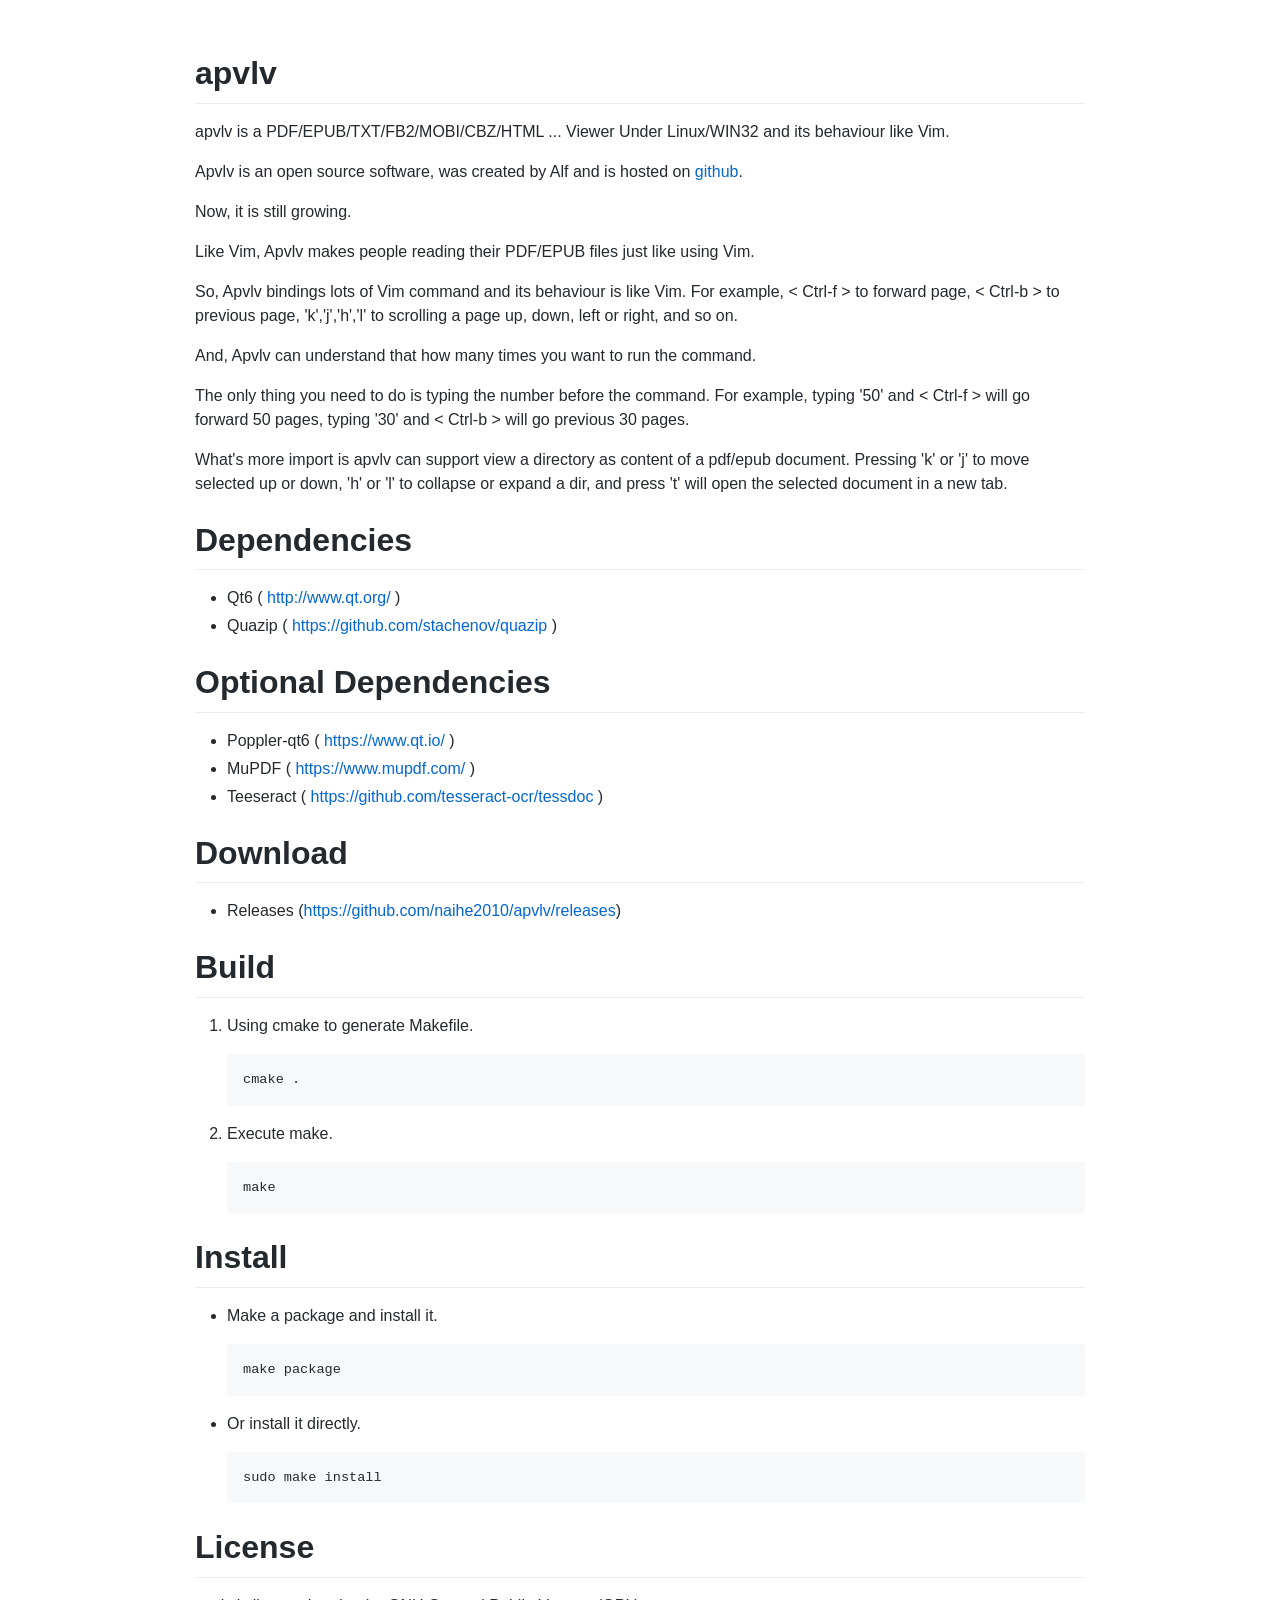
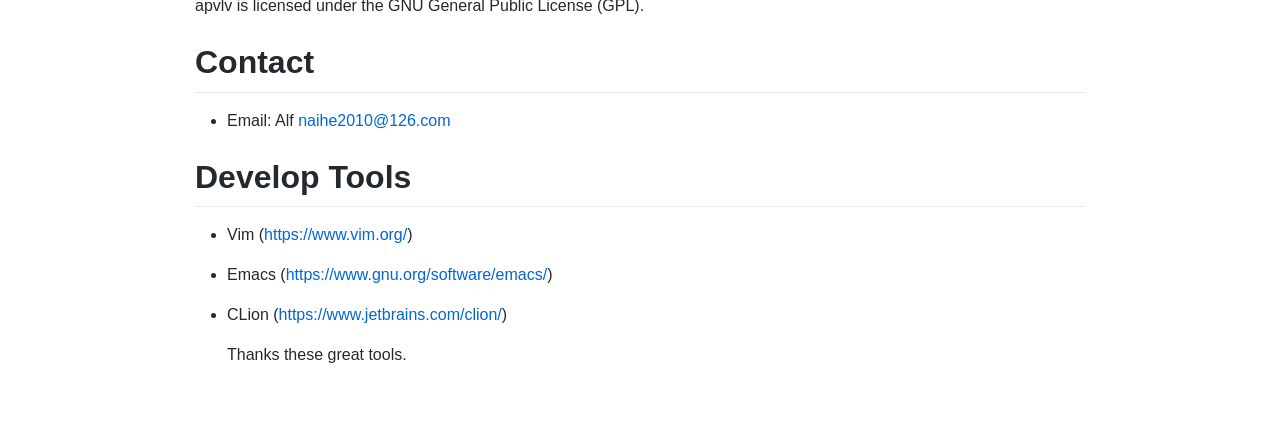
<file: index.html>
<!DOCTYPE html>
<html lang="en">
<head>
  <meta charset="UTF-8">
  <meta name="viewport" content="width=device-width, initial-scale=1">
  <title></title>
  <style>
  @font-face {
  font-family: octicons-link;
  src: url([data-uri]) format('woff');
}

.markdown-body .octicon {
  display: inline-block;
  fill: currentColor;
  vertical-align: text-bottom;
}

.markdown-body .anchor {
  float: left;
  line-height: 1;
  margin-left: -20px;
  padding-right: 4px;
}

.markdown-body .anchor:focus {
  outline: none;
}

.markdown-body h1 .octicon-link,
.markdown-body h2 .octicon-link,
.markdown-body h3 .octicon-link,
.markdown-body h4 .octicon-link,
.markdown-body h5 .octicon-link,
.markdown-body h6 .octicon-link {
  color: #1b1f23;
  vertical-align: middle;
  visibility: hidden;
}

.markdown-body h1:hover .anchor,
.markdown-body h2:hover .anchor,
.markdown-body h3:hover .anchor,
.markdown-body h4:hover .anchor,
.markdown-body h5:hover .anchor,
.markdown-body h6:hover .anchor {
  text-decoration: none;
}

.markdown-body h1:hover .anchor .octicon-link,
.markdown-body h2:hover .anchor .octicon-link,
.markdown-body h3:hover .anchor .octicon-link,
.markdown-body h4:hover .anchor .octicon-link,
.markdown-body h5:hover .anchor .octicon-link,
.markdown-body h6:hover .anchor .octicon-link {
  visibility: visible;
}

.markdown-body {
  -ms-text-size-adjust: 100%;
  -webkit-text-size-adjust: 100%;
  color: #24292e;
  line-height: 1.5;
  font-family: -apple-system,BlinkMacSystemFont,Segoe UI,Helvetica,Arial,sans-serif,Apple Color Emoji,Segoe UI Emoji,Segoe UI Symbol;
  font-size: 16px;
  line-height: 1.5;
  word-wrap: break-word;
}

.markdown-body .pl-c {
  color: #6a737d;
}

.markdown-body .pl-c1,
.markdown-body .pl-s .pl-v {
  color: #005cc5;
}

.markdown-body .pl-e,
.markdown-body .pl-en {
  color: #6f42c1;
}

.markdown-body .pl-s .pl-s1,
.markdown-body .pl-smi {
  color: #24292e;
}

.markdown-body .pl-ent {
  color: #22863a;
}

.markdown-body .pl-k {
  color: #d73a49;
}

.markdown-body .pl-pds,
.markdown-body .pl-s,
.markdown-body .pl-s .pl-pse .pl-s1,
.markdown-body .pl-sr,
.markdown-body .pl-sr .pl-cce,
.markdown-body .pl-sr .pl-sra,
.markdown-body .pl-sr .pl-sre {
  color: #032f62;
}

.markdown-body .pl-smw,
.markdown-body .pl-v {
  color: #e36209;
}

.markdown-body .pl-bu {
  color: #b31d28;
}

.markdown-body .pl-ii {
  background-color: #b31d28;
  color: #fafbfc;
}

.markdown-body .pl-c2 {
  background-color: #d73a49;
  color: #fafbfc;
}

.markdown-body .pl-c2:before {
  content: "^M";
}

.markdown-body .pl-sr .pl-cce {
  color: #22863a;
  font-weight: 700;
}

.markdown-body .pl-ml {
  color: #735c0f;
}

.markdown-body .pl-mh,
.markdown-body .pl-mh .pl-en,
.markdown-body .pl-ms {
  color: #005cc5;
  font-weight: 700;
}

.markdown-body .pl-mi {
  color: #24292e;
  font-style: italic;
}

.markdown-body .pl-mb {
  color: #24292e;
  font-weight: 700;
}

.markdown-body .pl-md {
  background-color: #ffeef0;
  color: #b31d28;
}

.markdown-body .pl-mi1 {
  background-color: #f0fff4;
  color: #22863a;
}

.markdown-body .pl-mc {
  background-color: #ffebda;
  color: #e36209;
}

.markdown-body .pl-mi2 {
  background-color: #005cc5;
  color: #f6f8fa;
}

.markdown-body .pl-mdr {
  color: #6f42c1;
  font-weight: 700;
}

.markdown-body .pl-ba {
  color: #586069;
}

.markdown-body .pl-sg {
  color: #959da5;
}

.markdown-body .pl-corl {
  color: #032f62;
  text-decoration: underline;
}

.markdown-body details {
  display: block;
}

.markdown-body summary {
  display: list-item;
}

.markdown-body a {
  background-color: transparent;
}

.markdown-body a:active,
.markdown-body a:hover {
  outline-width: 0;
}

.markdown-body strong {
  font-weight: inherit;
  font-weight: bolder;
}

.markdown-body h1 {
  font-size: 2em;
  margin: .67em 0;
}

.markdown-body img {
  border-style: none;
}

.markdown-body code,
.markdown-body kbd,
.markdown-body pre {
  font-family: monospace,monospace;
  font-size: 1em;
}

.markdown-body hr {
  box-sizing: content-box;
  height: 0;
  overflow: visible;
}

.markdown-body input {
  font: inherit;
  margin: 0;
}

.markdown-body input {
  overflow: visible;
}

.markdown-body [type=checkbox] {
  box-sizing: border-box;
  padding: 0;
}

.markdown-body * {
  box-sizing: border-box;
}

.markdown-body input {
  font-family: inherit;
  font-size: inherit;
  line-height: inherit;
}

.markdown-body a {
  color: #0366d6;
  text-decoration: none;
}

.markdown-body a:hover {
  text-decoration: underline;
}

.markdown-body strong {
  font-weight: 600;
}

.markdown-body hr {
  background: transparent;
  border: 0;
  border-bottom: 1px solid #dfe2e5;
  height: 0;
  margin: 15px 0;
  overflow: hidden;
}

.markdown-body hr:before {
  content: "";
  display: table;
}

.markdown-body hr:after {
  clear: both;
  content: "";
  display: table;
}

.markdown-body table {
  border-collapse: collapse;
  border-spacing: 0;
}

.markdown-body td,
.markdown-body th {
  padding: 0;
}

.markdown-body details summary {
  cursor: pointer;
}

.markdown-body h1,
.markdown-body h2,
.markdown-body h3,
.markdown-body h4,
.markdown-body h5,
.markdown-body h6 {
  margin-bottom: 0;
  margin-top: 0;
}

.markdown-body h1 {
  font-size: 32px;
}

.markdown-body h1,
.markdown-body h2 {
  font-weight: 600;
}

.markdown-body h2 {
  font-size: 24px;
}

.markdown-body h3 {
  font-size: 20px;
}

.markdown-body h3,
.markdown-body h4 {
  font-weight: 600;
}

.markdown-body h4 {
  font-size: 16px;
}

.markdown-body h5 {
  font-size: 14px;
}

.markdown-body h5,
.markdown-body h6 {
  font-weight: 600;
}

.markdown-body h6 {
  font-size: 12px;
}

.markdown-body p {
  margin-bottom: 10px;
  margin-top: 0;
}

.markdown-body blockquote {
  margin: 0;
}

.markdown-body ol,
.markdown-body ul {
  margin-bottom: 0;
  margin-top: 0;
  padding-left: 0;
}

.markdown-body ol ol,
.markdown-body ul ol {
  list-style-type: lower-roman;
}

.markdown-body ol ol ol,
.markdown-body ol ul ol,
.markdown-body ul ol ol,
.markdown-body ul ul ol {
  list-style-type: lower-alpha;
}

.markdown-body dd {
  margin-left: 0;
}

.markdown-body code,
.markdown-body pre {
  font-family: SFMono-Regular,Consolas,Liberation Mono,Menlo,Courier,monospace;
  font-size: 12px;
}

.markdown-body pre {
  margin-bottom: 0;
  margin-top: 0;
}

.markdown-body input::-webkit-inner-spin-button,
.markdown-body input::-webkit-outer-spin-button {
  -webkit-appearance: none;
  appearance: none;
  margin: 0;
}

.markdown-body .border {
  border: 1px solid #e1e4e8!important;
}

.markdown-body .border-0 {
  border: 0!important;
}

.markdown-body .border-bottom {
  border-bottom: 1px solid #e1e4e8!important;
}

.markdown-body .rounded-1 {
  border-radius: 3px!important;
}

.markdown-body .bg-white {
  background-color: #fff!important;
}

.markdown-body .bg-gray-light {
  background-color: #fafbfc!important;
}

.markdown-body .text-gray-light {
  color: #6a737d!important;
}

.markdown-body .mb-0 {
  margin-bottom: 0!important;
}

.markdown-body .my-2 {
  margin-bottom: 8px!important;
  margin-top: 8px!important;
}

.markdown-body .pl-0 {
  padding-left: 0!important;
}

.markdown-body .py-0 {
  padding-bottom: 0!important;
  padding-top: 0!important;
}

.markdown-body .pl-1 {
  padding-left: 4px!important;
}

.markdown-body .pl-2 {
  padding-left: 8px!important;
}

.markdown-body .py-2 {
  padding-bottom: 8px!important;
  padding-top: 8px!important;
}

.markdown-body .pl-3,
.markdown-body .px-3 {
  padding-left: 16px!important;
}

.markdown-body .px-3 {
  padding-right: 16px!important;
}

.markdown-body .pl-4 {
  padding-left: 24px!important;
}

.markdown-body .pl-5 {
  padding-left: 32px!important;
}

.markdown-body .pl-6 {
  padding-left: 40px!important;
}

.markdown-body .f6 {
  font-size: 12px!important;
}

.markdown-body .lh-condensed {
  line-height: 1.25!important;
}

.markdown-body .text-bold {
  font-weight: 600!important;
}

.markdown-body:before {
  content: "";
  display: table;
}

.markdown-body:after {
  clear: both;
  content: "";
  display: table;
}

.markdown-body>:first-child {
  margin-top: 0!important;
}

.markdown-body>:last-child {
  margin-bottom: 0!important;
}

.markdown-body a:not([href]) {
  color: inherit;
  text-decoration: none;
}

.markdown-body blockquote,
.markdown-body dl,
.markdown-body ol,
.markdown-body p,
.markdown-body pre,
.markdown-body table,
.markdown-body ul {
  margin-bottom: 16px;
  margin-top: 0;
}

.markdown-body hr {
  background-color: #e1e4e8;
  border: 0;
  height: .25em;
  margin: 24px 0;
  padding: 0;
}

.markdown-body blockquote {
  border-left: .25em solid #dfe2e5;
  color: #6a737d;
  padding: 0 1em;
}

.markdown-body blockquote>:first-child {
  margin-top: 0;
}

.markdown-body blockquote>:last-child {
  margin-bottom: 0;
}

.markdown-body kbd {
  background-color: #fafbfc;
  border: 1px solid #c6cbd1;
  border-bottom-color: #959da5;
  border-radius: 3px;
  box-shadow: inset 0 -1px 0 #959da5;
  color: #444d56;
  display: inline-block;
  font-size: 11px;
  line-height: 10px;
  padding: 3px 5px;
  vertical-align: middle;
}

.markdown-body h1,
.markdown-body h2,
.markdown-body h3,
.markdown-body h4,
.markdown-body h5,
.markdown-body h6 {
  font-weight: 600;
  line-height: 1.25;
  margin-bottom: 16px;
  margin-top: 24px;
}

.markdown-body h1 {
  font-size: 2em;
}

.markdown-body h1,
.markdown-body h2 {
  border-bottom: 1px solid #eaecef;
  padding-bottom: .3em;
}

.markdown-body h2 {
  font-size: 1.5em;
}

.markdown-body h3 {
  font-size: 1.25em;
}

.markdown-body h4 {
  font-size: 1em;
}

.markdown-body h5 {
  font-size: .875em;
}

.markdown-body h6 {
  color: #6a737d;
  font-size: .85em;
}

.markdown-body ol,
.markdown-body ul {
  padding-left: 2em;
}

.markdown-body ol ol,
.markdown-body ol ul,
.markdown-body ul ol,
.markdown-body ul ul {
  margin-bottom: 0;
  margin-top: 0;
}

.markdown-body li {
  word-wrap: break-all;
}

.markdown-body li>p {
  margin-top: 16px;
}

.markdown-body li+li {
  margin-top: .25em;
}

.markdown-body dl {
  padding: 0;
}

.markdown-body dl dt {
  font-size: 1em;
  font-style: italic;
  font-weight: 600;
  margin-top: 16px;
  padding: 0;
}

.markdown-body dl dd {
  margin-bottom: 16px;
  padding: 0 16px;
}

.markdown-body table {
  display: block;
  overflow: auto;
  width: 100%;
}

.markdown-body table th {
  font-weight: 600;
}

.markdown-body table td,
.markdown-body table th {
  border: 1px solid #dfe2e5;
  padding: 6px 13px;
}

.markdown-body table tr {
  background-color: #fff;
  border-top: 1px solid #c6cbd1;
}

.markdown-body table tr:nth-child(2n) {
  background-color: #f6f8fa;
}

.markdown-body img {
  background-color: #fff;
  box-sizing: content-box;
  max-width: 100%;
}

.markdown-body img[align=right] {
  padding-left: 20px;
}

.markdown-body img[align=left] {
  padding-right: 20px;
}

.markdown-body code {
  background-color: rgba(27,31,35,.05);
  border-radius: 3px;
  font-size: 85%;
  margin: 0;
  padding: .2em .4em;
}

.markdown-body pre {
  word-wrap: normal;
}

.markdown-body pre>code {
  background: transparent;
  border: 0;
  font-size: 100%;
  margin: 0;
  padding: 0;
  white-space: pre;
  word-break: normal;
}

.markdown-body .highlight {
  margin-bottom: 16px;
}

.markdown-body .highlight pre {
  margin-bottom: 0;
  word-break: normal;
}

.markdown-body .highlight pre,
.markdown-body pre {
  background-color: #f6f8fa;
  border-radius: 3px;
  font-size: 85%;
  line-height: 1.45;
  overflow: auto;
  padding: 16px;
}

.markdown-body pre code {
  background-color: transparent;
  border: 0;
  display: inline;
  line-height: inherit;
  margin: 0;
  max-width: auto;
  overflow: visible;
  padding: 0;
  word-wrap: normal;
}

.markdown-body .commit-tease-sha {
  color: #444d56;
  display: inline-block;
  font-family: SFMono-Regular,Consolas,Liberation Mono,Menlo,Courier,monospace;
  font-size: 90%;
}

.markdown-body .blob-wrapper {
  border-bottom-left-radius: 3px;
  border-bottom-right-radius: 3px;
  overflow-x: auto;
  overflow-y: hidden;
}

.markdown-body .blob-wrapper-embedded {
  max-height: 240px;
  overflow-y: auto;
}

.markdown-body .blob-num {
  -moz-user-select: none;
  -ms-user-select: none;
  -webkit-user-select: none;
  color: rgba(27,31,35,.3);
  cursor: pointer;
  font-family: SFMono-Regular,Consolas,Liberation Mono,Menlo,Courier,monospace;
  font-size: 12px;
  line-height: 20px;
  min-width: 50px;
  padding-left: 10px;
  padding-right: 10px;
  text-align: right;
  user-select: none;
  vertical-align: top;
  white-space: nowrap;
  width: 1%;
}

.markdown-body .blob-num:hover {
  color: rgba(27,31,35,.6);
}

.markdown-body .blob-num:before {
  content: attr(data-line-number);
}

.markdown-body .blob-code {
  line-height: 20px;
  padding-left: 10px;
  padding-right: 10px;
  position: relative;
  vertical-align: top;
}

.markdown-body .blob-code-inner {
  color: #24292e;
  font-family: SFMono-Regular,Consolas,Liberation Mono,Menlo,Courier,monospace;
  font-size: 12px;
  overflow: visible;
  white-space: pre;
  word-wrap: normal;
}

.markdown-body .pl-token.active,
.markdown-body .pl-token:hover {
  background: #ffea7f;
  cursor: pointer;
}

.markdown-body kbd {
  background-color: #fafbfc;
  border: 1px solid #d1d5da;
  border-bottom-color: #c6cbd1;
  border-radius: 3px;
  box-shadow: inset 0 -1px 0 #c6cbd1;
  color: #444d56;
  display: inline-block;
  font: 11px SFMono-Regular,Consolas,Liberation Mono,Menlo,Courier,monospace;
  line-height: 10px;
  padding: 3px 5px;
  vertical-align: middle;
}

.markdown-body :checked+.radio-label {
  border-color: #0366d6;
  position: relative;
  z-index: 1;
}

.markdown-body .tab-size[data-tab-size="1"] {
  -moz-tab-size: 1;
  tab-size: 1;
}

.markdown-body .tab-size[data-tab-size="2"] {
  -moz-tab-size: 2;
  tab-size: 2;
}

.markdown-body .tab-size[data-tab-size="3"] {
  -moz-tab-size: 3;
  tab-size: 3;
}

.markdown-body .tab-size[data-tab-size="4"] {
  -moz-tab-size: 4;
  tab-size: 4;
}

.markdown-body .tab-size[data-tab-size="5"] {
  -moz-tab-size: 5;
  tab-size: 5;
}

.markdown-body .tab-size[data-tab-size="6"] {
  -moz-tab-size: 6;
  tab-size: 6;
}

.markdown-body .tab-size[data-tab-size="7"] {
  -moz-tab-size: 7;
  tab-size: 7;
}

.markdown-body .tab-size[data-tab-size="8"] {
  -moz-tab-size: 8;
  tab-size: 8;
}

.markdown-body .tab-size[data-tab-size="9"] {
  -moz-tab-size: 9;
  tab-size: 9;
}

.markdown-body .tab-size[data-tab-size="10"] {
  -moz-tab-size: 10;
  tab-size: 10;
}

.markdown-body .tab-size[data-tab-size="11"] {
  -moz-tab-size: 11;
  tab-size: 11;
}

.markdown-body .tab-size[data-tab-size="12"] {
  -moz-tab-size: 12;
  tab-size: 12;
}

.markdown-body .task-list-item {
  list-style-type: none;
}

.markdown-body .task-list-item+.task-list-item {
  margin-top: 3px;
}

.markdown-body .task-list-item input {
  margin: 0 .2em .25em -1.6em;
  vertical-align: middle;
}

.markdown-body hr {
  border-bottom-color: #eee;
}

.markdown-body .pl-0 {
  padding-left: 0!important;
}

.markdown-body .pl-1 {
  padding-left: 4px!important;
}

.markdown-body .pl-2 {
  padding-left: 8px!important;
}

.markdown-body .pl-3 {
  padding-left: 16px!important;
}

.markdown-body .pl-4 {
  padding-left: 24px!important;
}

.markdown-body .pl-5 {
  padding-left: 32px!important;
}

.markdown-body .pl-6 {
  padding-left: 40px!important;
}

.markdown-body .pl-7 {
  padding-left: 48px!important;
}

.markdown-body .pl-8 {
  padding-left: 64px!important;
}

.markdown-body .pl-9 {
  padding-left: 80px!important;
}

.markdown-body .pl-10 {
  padding-left: 96px!important;
}

.markdown-body .pl-11 {
  padding-left: 112px!important;
}

.markdown-body .pl-12 {
  padding-left: 128px!important;
}

/*# sourceURL=webpack://./node_modules/github-markdown-css/github-markdown.css */
/*# sourceMappingURL=[data-uri] */
  </style>
  <style>
  /**
 * prism.js default theme for JavaScript, CSS and HTML
 * Based on dabblet (http://dabblet.com)
 * @author Lea Verou
 */

code[class*="language-"],
pre[class*="language-"] {
	color: black;
	background: none;
	text-shadow: 0 1px white;
	font-family: Consolas, Monaco, 'Andale Mono', 'Ubuntu Mono', monospace;
	font-size: 1em;
	text-align: left;
	white-space: pre;
	word-spacing: normal;
	word-break: normal;
	word-wrap: normal;
	line-height: 1.5;

	-moz-tab-size: 4;
	-o-tab-size: 4;
	tab-size: 4;

	-webkit-hyphens: none;
	-moz-hyphens: none;
	-ms-hyphens: none;
	hyphens: none;
}

pre[class*="language-"]::-moz-selection, pre[class*="language-"] ::-moz-selection,
code[class*="language-"]::-moz-selection, code[class*="language-"] ::-moz-selection {
	text-shadow: none;
	background: #b3d4fc;
}

pre[class*="language-"]::selection, pre[class*="language-"] ::selection,
code[class*="language-"]::selection, code[class*="language-"] ::selection {
	text-shadow: none;
	background: #b3d4fc;
}

@media print {
	code[class*="language-"],
	pre[class*="language-"] {
		text-shadow: none;
	}
}

/* Code blocks */
pre[class*="language-"] {
	padding: 1em;
	margin: .5em 0;
	overflow: auto;
}

:not(pre) > code[class*="language-"],
pre[class*="language-"] {
	background: #f5f2f0;
}

/* Inline code */
:not(pre) > code[class*="language-"] {
	padding: .1em;
	border-radius: .3em;
	white-space: normal;
}

.token.comment,
.token.prolog,
.token.doctype,
.token.cdata {
	color: slategray;
}

.token.punctuation {
	color: #999;
}

.token.namespace {
	opacity: .7;
}

.token.property,
.token.tag,
.token.boolean,
.token.number,
.token.constant,
.token.symbol,
.token.deleted {
	color: #905;
}

.token.selector,
.token.attr-name,
.token.string,
.token.char,
.token.builtin,
.token.inserted {
	color: #690;
}

.token.operator,
.token.entity,
.token.url,
.language-css .token.string,
.style .token.string {
	color: #9a6e3a;
	/* This background color was intended by the author of this theme. */
	background: hsla(0, 0%, 100%, .5);
}

.token.atrule,
.token.attr-value,
.token.keyword {
	color: #07a;
}

.token.function,
.token.class-name {
	color: #DD4A68;
}

.token.regex,
.token.important,
.token.variable {
	color: #e90;
}

.token.important,
.token.bold {
	font-weight: bold;
}
.token.italic {
	font-style: italic;
}

.token.entity {
	cursor: help;
}

/*# sourceURL=webpack://./node_modules/prismjs/themes/prism.css */
/*# sourceMappingURL=[data-uri] */
  </style>
  <style>
  
  </style>
  <style>
    .markdown-body {
      font-family: -apple-system,Segoe UI,Helvetica,Arial,sans-serif,Apple Color Emoji,Segoe UI Emoji;
      box-sizing: border-box;
      min-width: 200px;
      max-width: 980px;
      margin: 0 auto;
      padding: 45px;
    }

    @media not print {
      .markdown-body {
        padding: 45px;
      }

      @media (max-width: 767px) {
        .markdown-body {
          padding: 15px;
        }
      }
    }

    .hf-container {
      color: #24292e;
      line-height: 1.3;
    }

    .markdown-body .highlight pre,
    .markdown-body pre {
      white-space: pre-wrap;
    }
    .markdown-body table {
      display: table;
    }
    .markdown-body img[data-align="center"] {
      display: block;
      margin: 0 auto;
    }
    .markdown-body img[data-align="right"] {
      display: block;
      margin: 0 0 0 auto;
    }
    .markdown-body li.task-list-item {
      list-style-type: none;
    }
    .markdown-body li > [type=checkbox] {
      margin: 0 0 0 -1.3em;
    }
    .markdown-body input[type="checkbox"] ~ p {
      margin-top: 0;
      display: inline-block;
    }
    .markdown-body ol ol,
    .markdown-body ul ol {
      list-style-type: decimal;
    }
    .markdown-body ol ol ol,
    .markdown-body ol ul ol,
    .markdown-body ul ol ol,
    .markdown-body ul ul ol {
      list-style-type: decimal;
    }
  </style>
  <style>.markdown-body a.footnote-ref {
  text-decoration: none;
}

.footnotes {
  font-size: .85em;
  opacity: .8;
}

.footnotes li[role="doc-endnote"] {
  position: relative;
}

.footnotes .footnote-back {
  position: absolute;
  font-family: initial;
  top: .2em;
  right: 1em;
  text-decoration: none;
}

.inline-math.invalid,
.multiple-math.invalid {
  color: rgb(255, 105, 105);
}

.toc-container {
  width: 100%;
}

.toc-container .toc-title {
  font-weight: 700;
  font-size: 1.2em;
  margin-bottom: 0;
}

.toc-container li,
.toc-container ul,
.toc-container ul li {
  list-style: none !important;
}

.toc-container > ul {
  padding-left: 0;
}

.toc-container ul li span {
  display : flex;
}

.toc-container ul li span a {
  color: inherit;
  text-decoration: none;
}
.toc-container ul li span a:hover {
  color: inherit;
  text-decoration: none;
}

.toc-container ul li span span.dots {
  flex: 1;
  height: 0.65em;
  margin: 0 10px;
  border-bottom: 2px dotted black;
}

/*# sourceURL=webpack://./src/muya/lib/assets/styles/exportStyle.css */
/*# sourceMappingURL=[data-uri] */</style>
  <style>.markdown-body{}pre.front-matter{display:none!important;}</style>
</head>
<body>
  <article class="markdown-body"><h1 class="atx" id="apvlv">apvlv</h1>
<p>apvlv is a PDF/EPUB/TXT/FB2/MOBI/CBZ/HTML ... Viewer Under Linux/WIN32 and its behaviour like Vim.</p>
<p>Apvlv is an open source software, was created by Alf and is hosted on <a href="https://github.com/naihe2010/apvlv">github</a>.</p>
<p>Now, it is still growing.</p>
<p>Like Vim, Apvlv makes people reading their PDF/EPUB files just like using Vim.</p>
<p>So, Apvlv bindings lots of Vim command and its behaviour is like Vim. For example, &lt; Ctrl-f &gt; to forward page, &lt; Ctrl-b &gt; to previous page, 'k','j','h','l' to scrolling a page up, down, left or right, and so on.</p>
<p>And, Apvlv can understand that how many times you want to run the command.</p>
<p>The only thing you need to do is typing the number before the command. For example, typing '50' and &lt; Ctrl-f &gt; will go forward 50 pages, typing '30' and &lt; Ctrl-b &gt; will go previous 30 pages.</p>
<p>What's more import is apvlv can support view a directory as content of a pdf/epub document. Pressing 'k' or 'j' to move selected up or down, 'h' or 'l' to collapse or expand a dir, and press 't' will open the selected document in a new tab.</p>
<h1 class="atx" id="dependencies">Dependencies</h1>
<ul>
<li>Qt6 ( <a href="http://www.qt.org/">http://www.qt.org/</a> )</li>
<li>Quazip ( <a href="https://github.com/stachenov/quazip">https://github.com/stachenov/quazip</a> )</li>
</ul>
<h1 class="atx" id="optional-dependencies">Optional Dependencies</h1>
<ul>
<li>Poppler-qt6 ( <a href="https://www.qt.io/">https://www.qt.io/</a> )</li>
<li>MuPDF ( <a href="https://www.mupdf.com/">https://www.mupdf.com/</a> )</li>
<li>Teeseract ( <a href="https://github.com/tesseract-ocr/tessdoc">https://github.com/tesseract-ocr/tessdoc</a> )</li>
</ul>
<h1 class="atx" id="download">Download</h1>
<ul>
<li>Releases (<a href="https://github.com/naihe2010/apvlv/releases">https://github.com/naihe2010/apvlv/releases</a>)</li>
</ul>
<h1 class="atx" id="build">Build</h1>
<ol>
<li><p>Using cmake to generate Makefile.</p>
<pre><code class="fenced-code-block">cmake .</code></pre>
</li>
<li><p>Execute make.</p>
<pre><code class="fenced-code-block">make</code></pre>
</li>
</ol>
<h1 class="atx" id="install">Install</h1>
<ul>
<li><p>Make a package and install it.</p>
<pre><code class="fenced-code-block">make package</code></pre>
</li>
<li><p>Or install it directly.</p>
<pre><code class="fenced-code-block">sudo make install</code></pre>
</li>
</ul>
<h1 class="atx" id="license">License</h1>
<p>apvlv is licensed under the GNU General Public License (GPL).</p>
<h1 class="atx" id="contact">Contact</h1>
<ul>
<li>Email: Alf <a href="mailto:naihe2010@126.com">naihe2010@126.com</a></li>
</ul>
<h1 class="atx" id="develop-tools">Develop Tools</h1>
<ul>
<li><p>Vim (<a href="https://www.vim.org/">https://www.vim.org/</a>)</p>
</li>
<li><p>Emacs (<a href="https://www.gnu.org/software/emacs/">https://www.gnu.org/software/emacs/</a>)</p>
</li>
<li><p>CLion (<a href="https://www.jetbrains.com/clion/">https://www.jetbrains.com/clion/</a>)</p>
<p>Thanks these great tools.</p>
</li>
</ul>
</article>
</body>
</html>
</file>
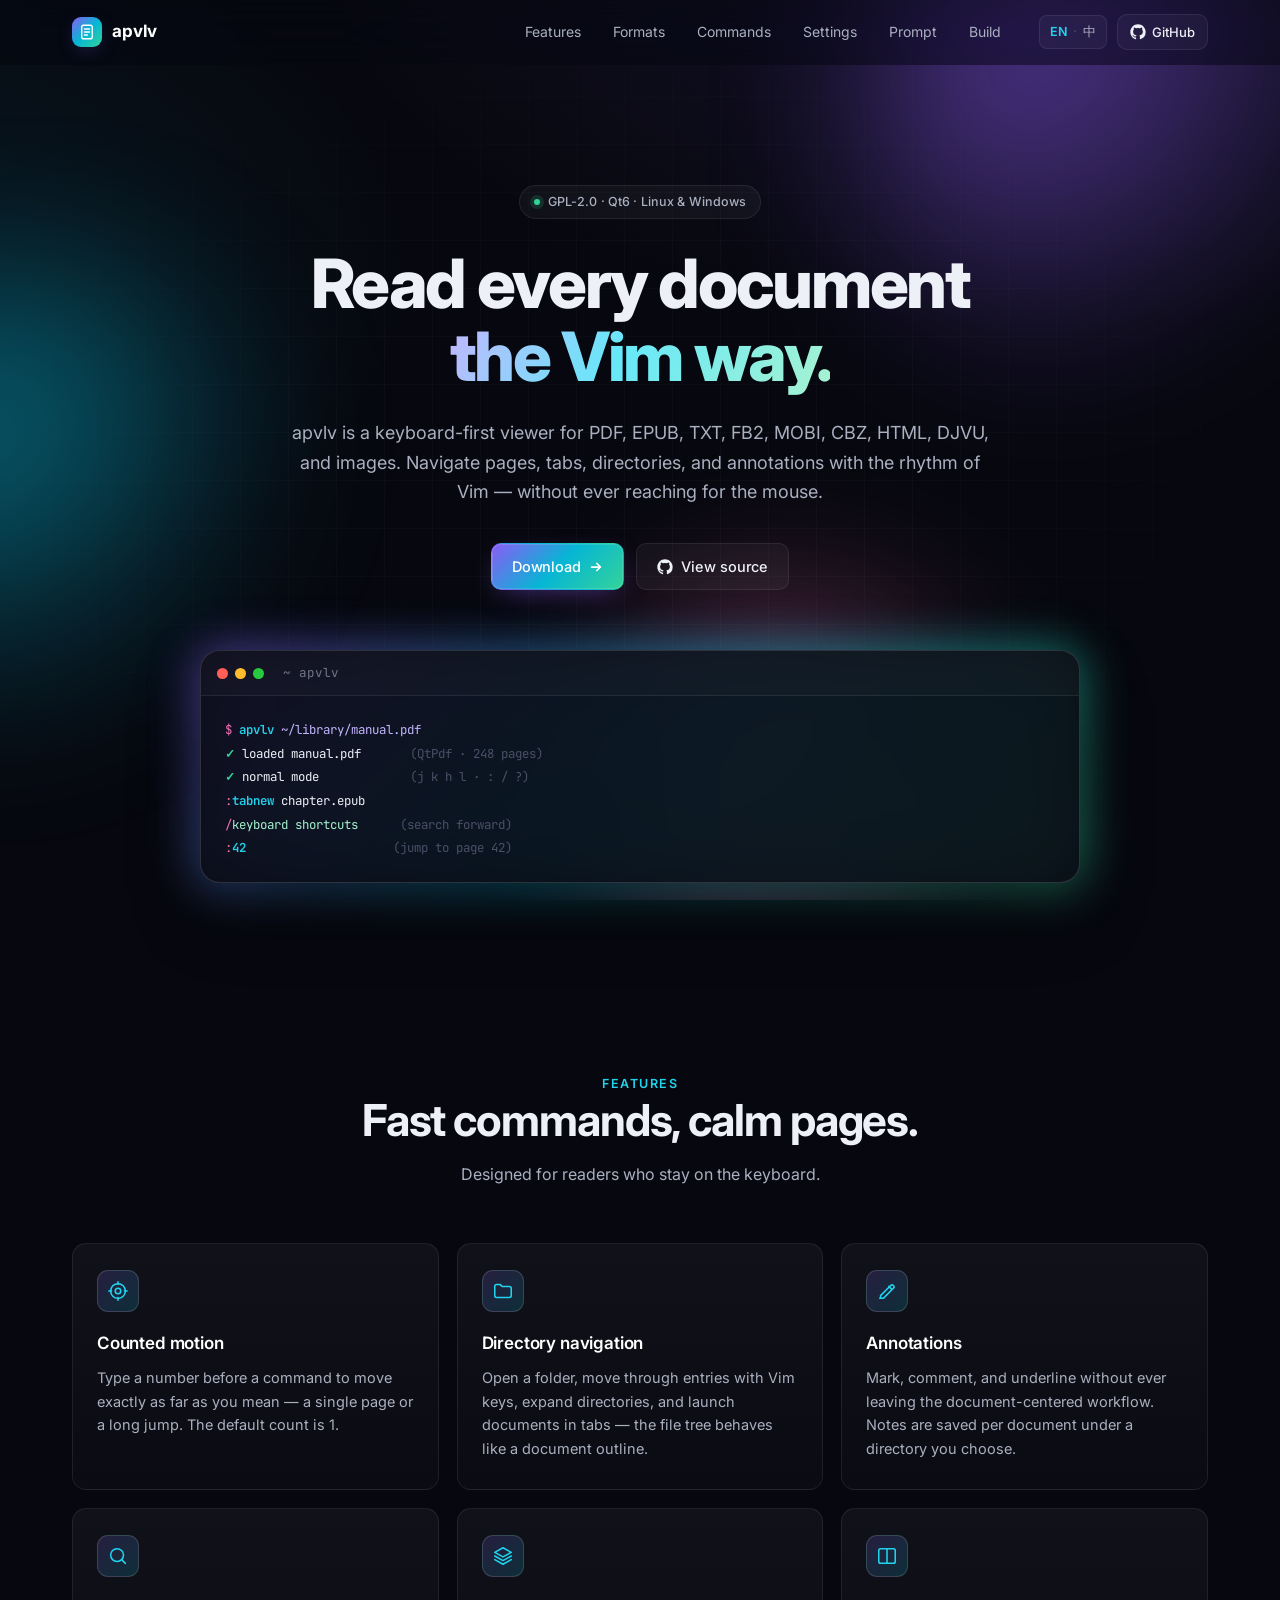
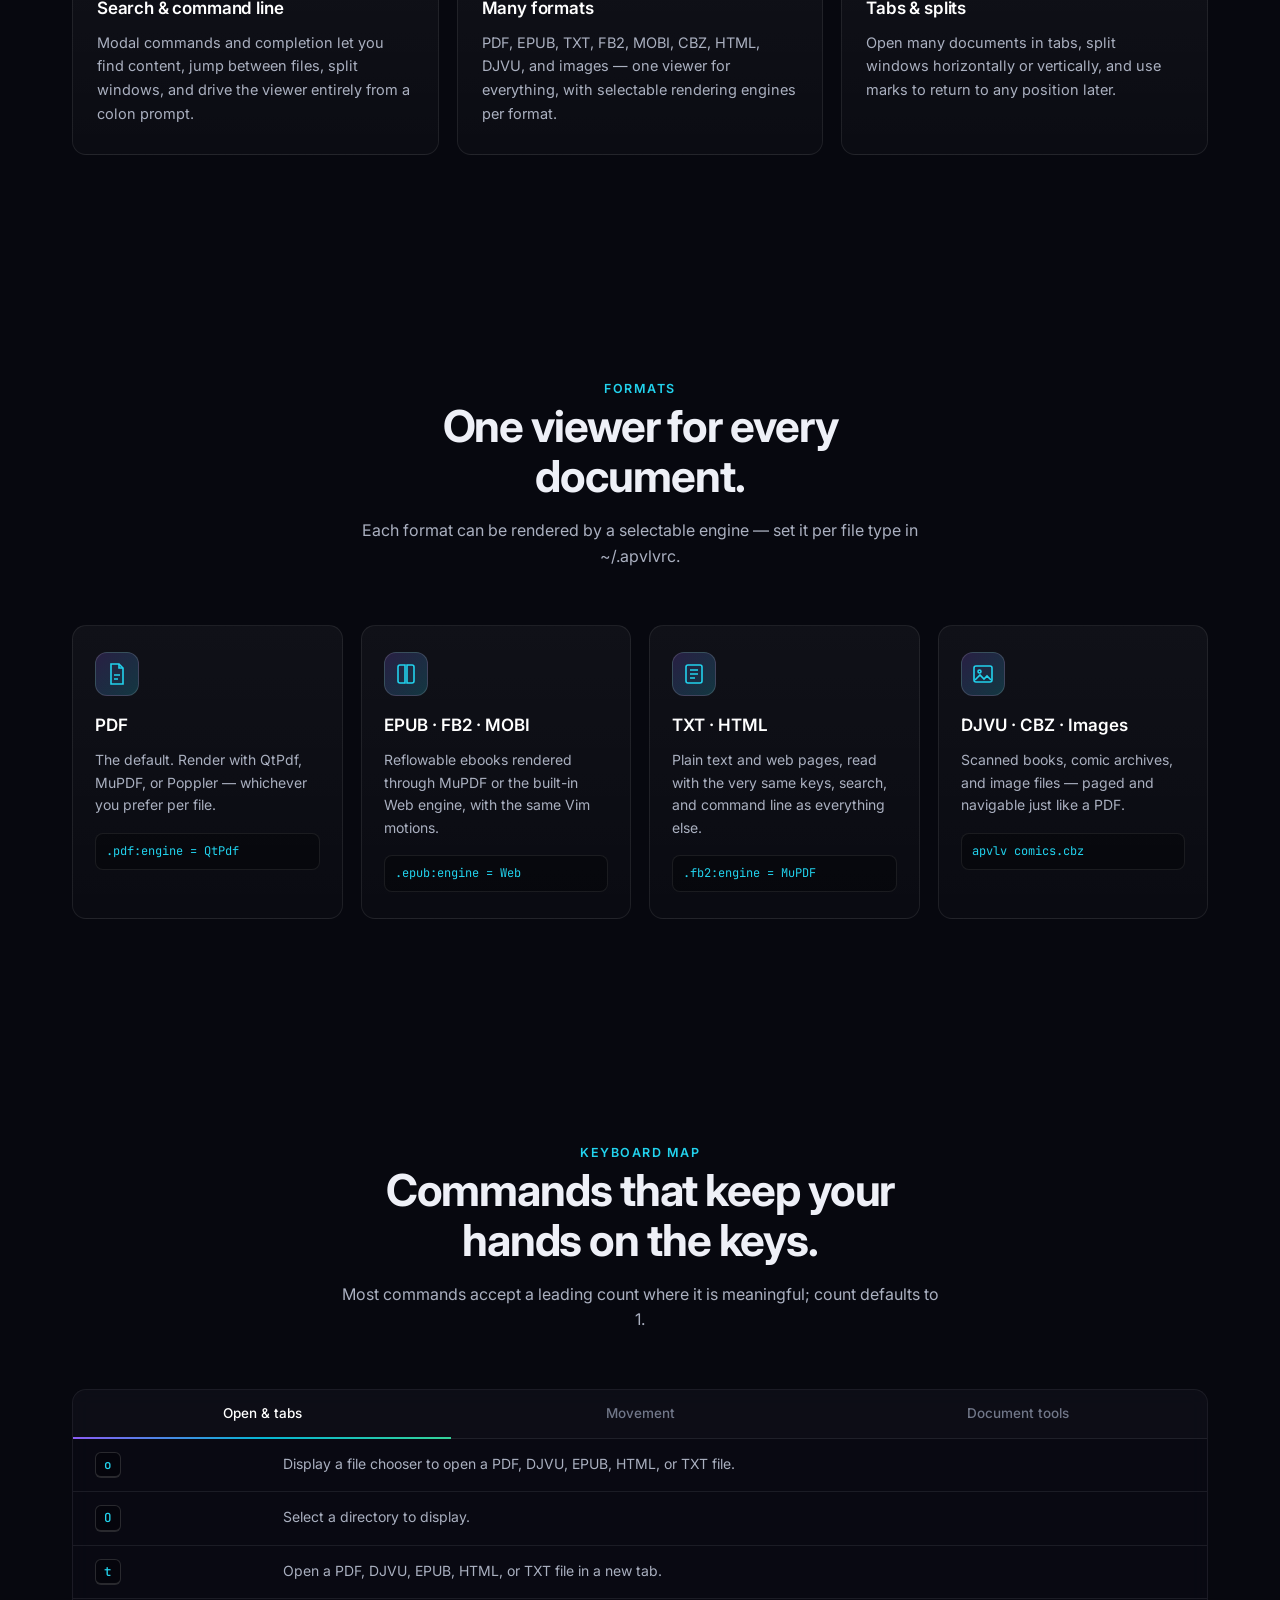
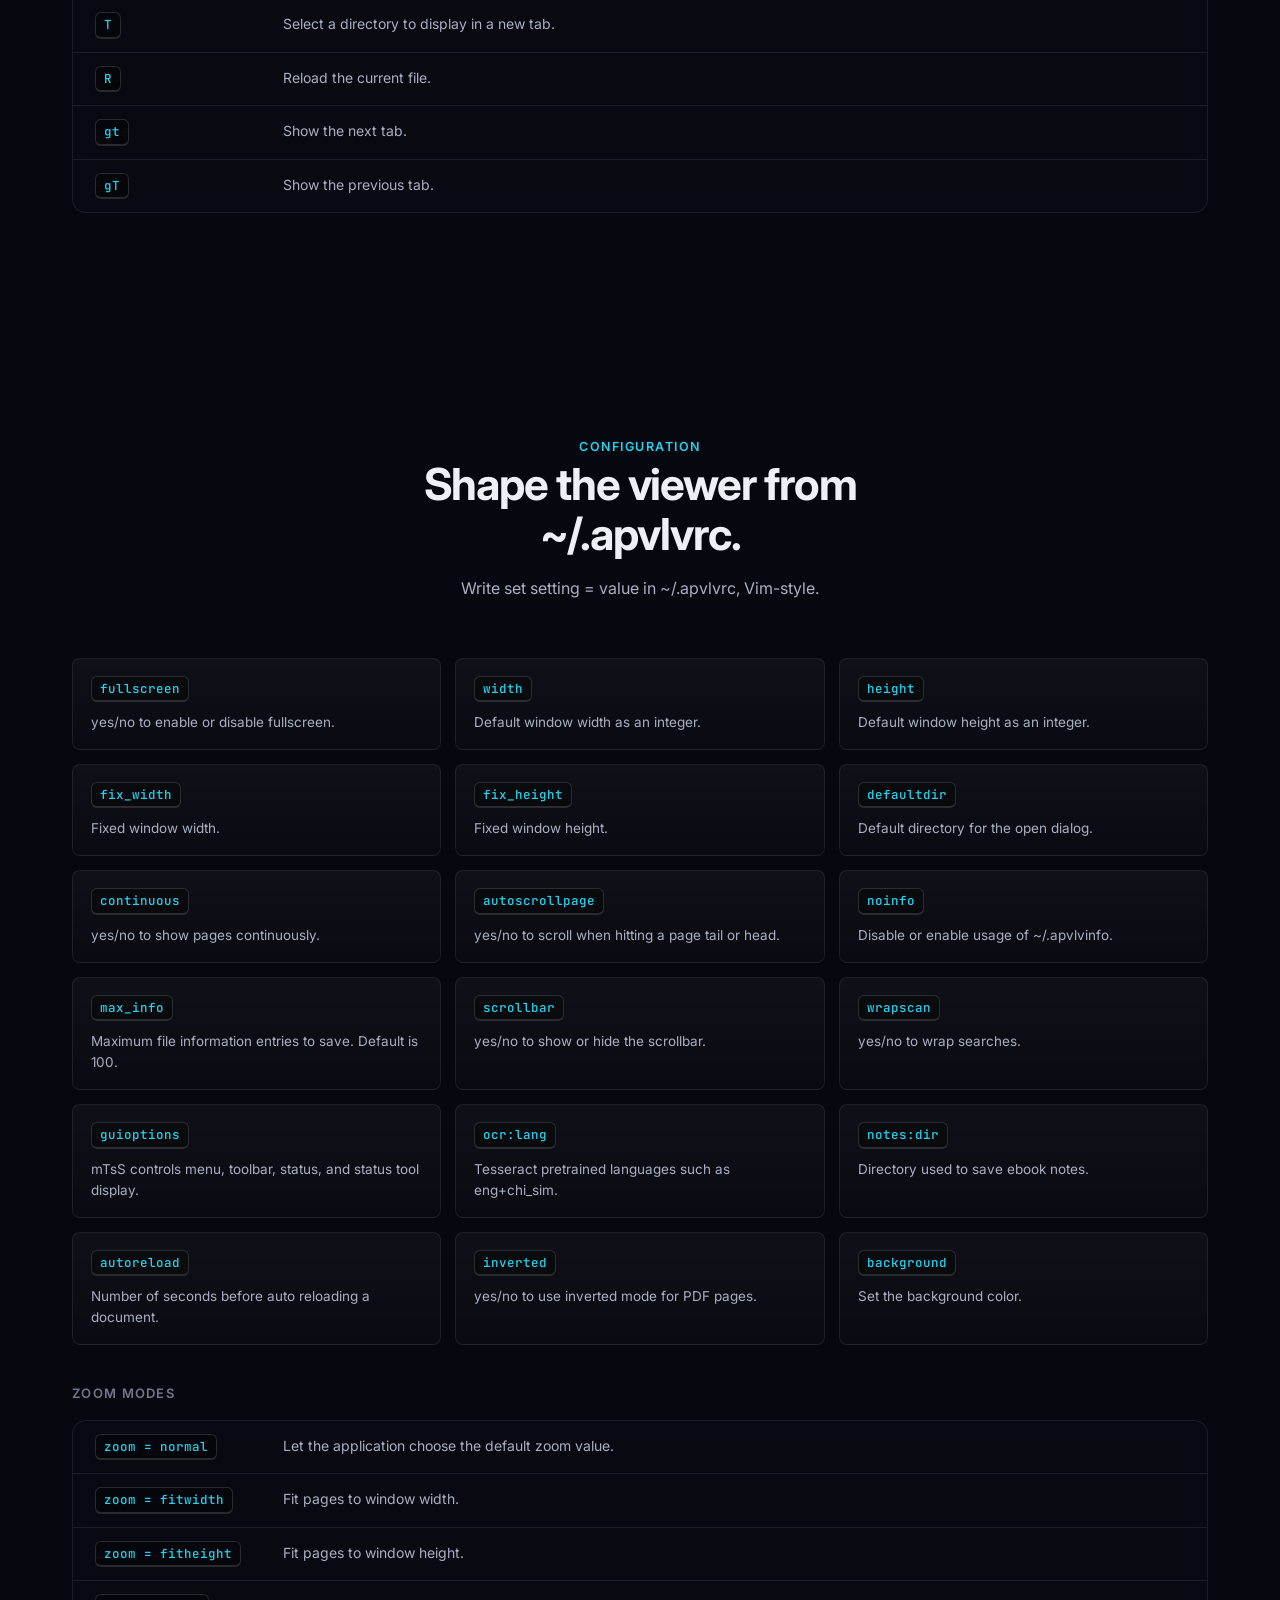
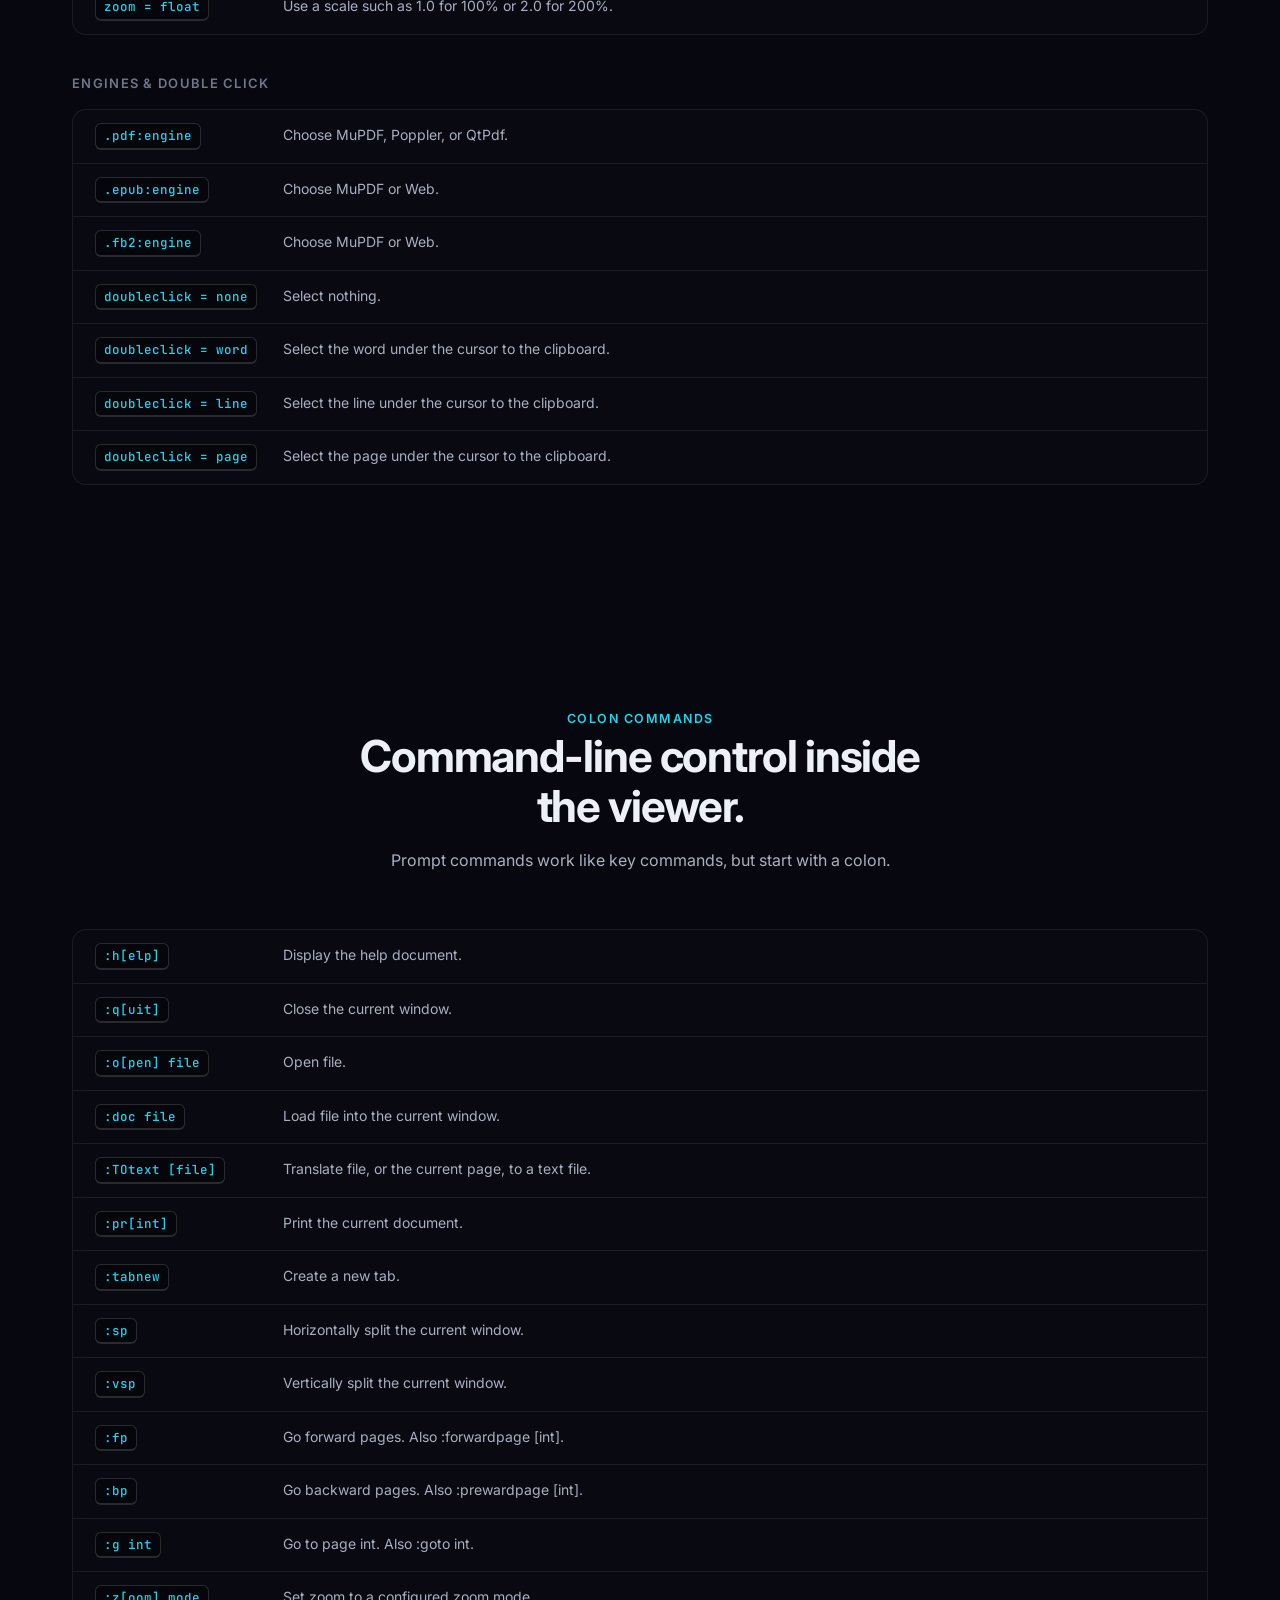
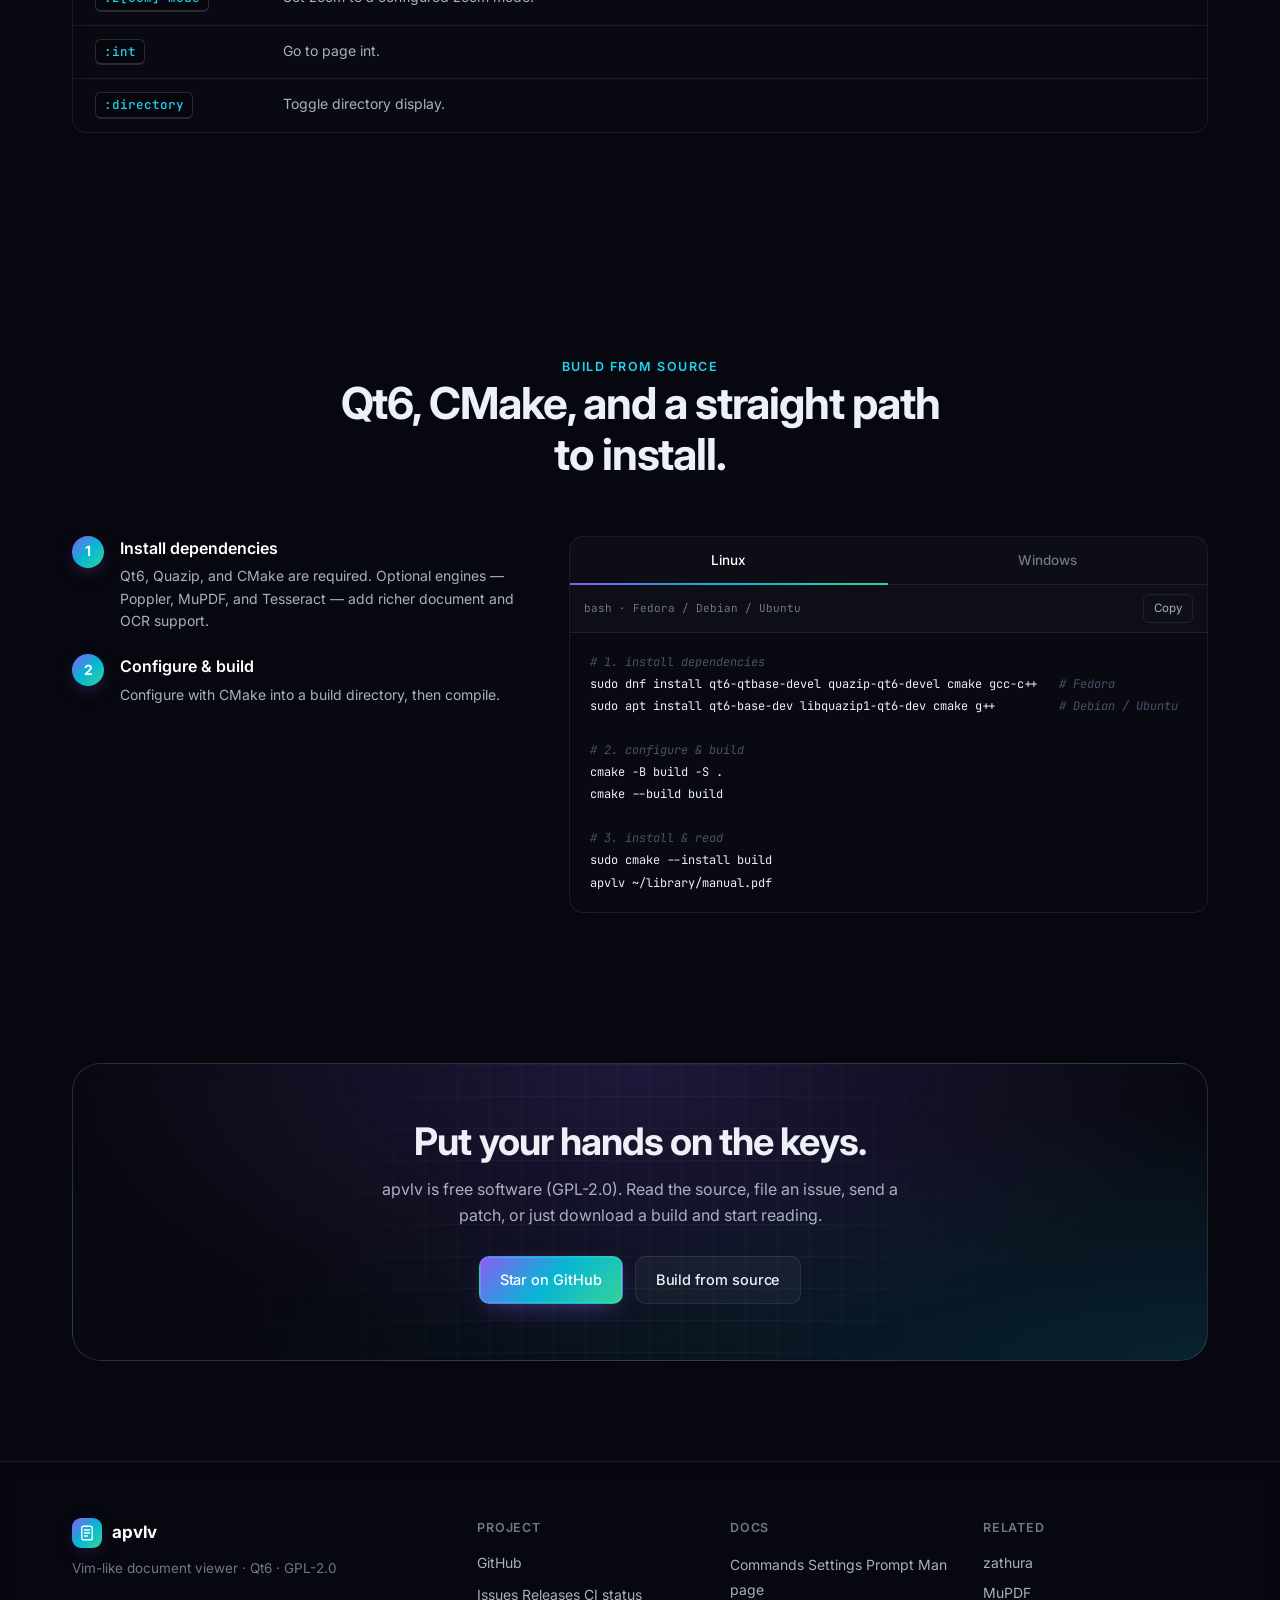
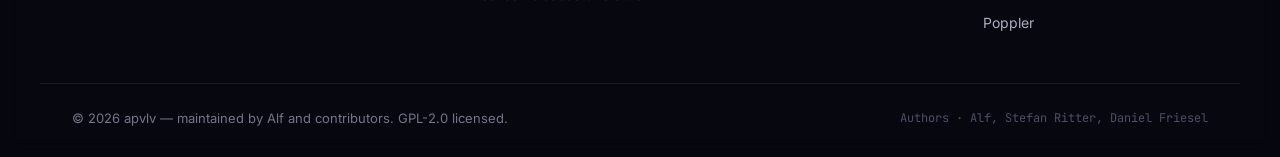
<file: docs/index.html>
<!doctype html>
<html lang="en">
  <head>
    <meta charset="utf-8" />
    <meta name="viewport" content="width=device-width, initial-scale=1, viewport-fit=cover" />
    <meta name="color-scheme" content="dark" />
    <title>apvlv — Vim-like document reading</title>
    <meta name="description" content="apvlv is a fast, Vim-like document viewer for PDF, EPUB, TXT, FB2, MOBI, CBZ, HTML, DJVU, and images. Keyboard-first, tabbed, with directory browsing and annotations." />
    <meta property="og:title" content="apvlv — Vim-like document reading" />
    <meta property="og:description" content="A keyboard-first document viewer for PDF, EPUB, TXT, FB2, MOBI, CBZ, HTML, and more. Navigate with the rhythm of Vim." />
    <meta property="og:type" content="website" />
    <meta name="theme-color" content="#0a0b14" />
    <link rel="icon" type="image/svg+xml" href="./assets/img/favicon.svg" />
    <link rel="preconnect" href="https://fonts.googleapis.com" />
    <link rel="preconnect" href="https://fonts.gstatic.com" crossorigin />
    <link href="https://fonts.googleapis.com/css2?family=Inter:wght@400;500;600;700;800&family=JetBrains+Mono:wght@400;500;600&display=swap" rel="stylesheet" />
    <link rel="stylesheet" href="./assets/css/style.css" />
  </head>
  <body>
    <div class="bg-orbs" aria-hidden="true">
      <div class="orb orb-a"></div>
      <div class="orb orb-b"></div>
      <div class="orb orb-c"></div>
      <div class="grid-overlay"></div>
    </div>

    <header class="nav" id="nav">
      <div class="container nav-inner">
        <a class="brand" href="#top" aria-label="apvlv home">
          <span class="brand-mark" aria-hidden="true">
            <svg viewBox="0 0 24 24" fill="none" xmlns="http://www.w3.org/2000/svg">
              <rect x="5" y="3" width="14" height="18" rx="2.5" stroke="currentColor" stroke-width="1.8" />
              <path d="M8.5 8h7M8.5 12h7M8.5 16h4" stroke="currentColor" stroke-width="1.8" stroke-linecap="round" />
            </svg>
          </span>
          <span class="brand-name">apvlv</span>
        </a>
        <nav class="nav-links" aria-label="Primary">
          <a href="#features" data-en="Features" data-zh="特性">Features</a>
          <a href="#formats" data-en="Formats" data-zh="格式">Formats</a>
          <a href="#commands" data-en="Commands" data-zh="按键命令">Commands</a>
          <a href="#settings" data-en="Settings" data-zh="配置">Settings</a>
          <a href="#prompt" data-en="Prompt" data-zh="命令行">Prompt</a>
          <a href="#build" data-en="Build" data-zh="构建">Build</a>
        </nav>
        <div class="nav-actions">
          <button class="lang-toggle" id="lang-toggle" type="button" aria-label="Switch language">
            <span data-lang="en">EN</span>
            <span class="lang-sep">·</span>
            <span data-lang="zh">中</span>
          </button>
          <a class="btn btn-ghost btn-sm" href="https://github.com/naihe2010/apvlv" target="_blank" rel="noopener">
            <svg viewBox="0 0 24 24" width="16" height="16" fill="currentColor" aria-hidden="true"><path d="M12 .5C5.65.5.5 5.65.5 12c0 5.08 3.29 9.39 7.86 10.91.58.1.79-.25.79-.56v-2.18c-3.2.7-3.87-1.36-3.87-1.36-.52-1.33-1.27-1.68-1.27-1.68-1.04-.71.08-.7.08-.7 1.15.08 1.76 1.18 1.76 1.18 1.02 1.76 2.68 1.25 3.34.95.1-.74.4-1.25.73-1.54-2.55-.29-5.24-1.28-5.24-5.69 0-1.26.45-2.29 1.18-3.1-.12-.29-.51-1.47.11-3.06 0 0 .96-.31 3.15 1.18a10.8 10.8 0 0 1 5.74 0c2.19-1.49 3.15-1.18 3.15-1.18.62 1.59.23 2.77.11 3.06.74.81 1.18 1.84 1.18 3.1 0 4.42-2.7 5.39-5.27 5.68.41.36.78 1.05.78 2.12v3.14c0 .31.21.67.8.56A11.51 11.51 0 0 0 23.5 12C23.5 5.65 18.35.5 12 .5z"/></svg>
            <span>GitHub</span>
          </a>
        </div>
        <button class="menu-toggle" id="menu-toggle" type="button" aria-label="Toggle menu" aria-expanded="false">
          <span></span><span></span><span></span>
        </button>
      </div>
    </header>

    <main id="top">
      <!-- ============== HERO ============== -->
      <section class="hero">
        <div class="container">
          <div class="badge">
            <span class="badge-dot"></span>
            <span data-en="GPL-2.0 · Qt6 · Linux &amp; Windows" data-zh="GPL-2.0 · Qt6 · Linux 与 Windows">GPL-2.0 · Qt6 · Linux &amp; Windows</span>
          </div>
          <h1 class="hero-title">
            <span data-en="Read every document" data-zh="阅读一切文档，">Read every document</span>
            <br />
            <span class="gradient-text" data-en="the Vim way." data-zh="以 Vim 的方式。">the Vim way.</span>
          </h1>
          <p class="hero-sub" data-en="apvlv is a keyboard-first viewer for PDF, EPUB, TXT, FB2, MOBI, CBZ, HTML, DJVU, and images. Navigate pages, tabs, directories, and annotations with the rhythm of Vim — without ever reaching for the mouse." data-zh="apvlv 是一款以键盘为中心的文档阅读器，支持 PDF、EPUB、TXT、FB2、MOBI、CBZ、HTML、DJVU 与图片。以 Vim 的节奏在页面、标签、目录与批注之间穿梭——全程无需触碰鼠标。">
            apvlv is a keyboard-first viewer for PDF, EPUB, TXT, FB2, MOBI, CBZ, HTML, DJVU, and images. Navigate pages, tabs, directories, and annotations with the rhythm of Vim — without ever reaching for the mouse.
          </p>
          <div class="hero-actions">
            <a class="btn btn-primary" href="https://github.com/naihe2010/apvlv/releases" target="_blank" rel="noopener">
              <span data-en="Download" data-zh="下载">Download</span>
              <svg viewBox="0 0 16 16" width="14" height="14" fill="none" stroke="currentColor" stroke-width="2" stroke-linecap="round" stroke-linejoin="round" aria-hidden="true"><path d="M3 8h10M9 4l4 4-4 4"/></svg>
            </a>
            <a class="btn btn-ghost" href="https://github.com/naihe2010/apvlv" target="_blank" rel="noopener">
              <svg viewBox="0 0 24 24" width="16" height="16" fill="currentColor" aria-hidden="true"><path d="M12 .5C5.65.5.5 5.65.5 12c0 5.08 3.29 9.39 7.86 10.91.58.1.79-.25.79-.56v-2.18c-3.2.7-3.87-1.36-3.87-1.36-.52-1.33-1.27-1.68-1.27-1.68-1.04-.71.08-.7.08-.7 1.15.08 1.76 1.18 1.76 1.18 1.02 1.76 2.68 1.25 3.34.95.1-.74.4-1.25.73-1.54-2.55-.29-5.24-1.28-5.24-5.69 0-1.26.45-2.29 1.18-3.1-.12-.29-.51-1.47.11-3.06 0 0 .96-.31 3.15 1.18a10.8 10.8 0 0 1 5.74 0c2.19-1.49 3.15-1.18 3.15-1.18.62 1.59.23 2.77.11 3.06.74.81 1.18 1.84 1.18 3.1 0 4.42-2.7 5.39-5.27 5.68.41.36.78 1.05.78 2.12v3.14c0 .31.21.67.8.56A11.51 11.51 0 0 0 23.5 12C23.5 5.65 18.35.5 12 .5z"/></svg>
              <span data-en="View source" data-zh="查看源码">View source</span>
            </a>
          </div>

          <div class="hero-terminal" role="presentation">
            <div class="terminal">
              <div class="terminal-bar">
                <span class="dot red"></span><span class="dot yellow"></span><span class="dot green"></span>
                <span class="terminal-title">~ apvlv</span>
              </div>
              <pre class="terminal-body"><code><span class="t-prompt">$</span> <span class="t-cmd">apvlv</span> <span class="t-arg">~/library/manual.pdf</span>
<span class="t-ok">✓</span> loaded manual.pdf       <span class="t-dim">(QtPdf · 248 pages)</span>
<span class="t-ok">✓</span> normal mode             <span class="t-dim">(j k h l · : / ?)</span>
<span class="t-prompt">:</span><span class="t-cmd">tabnew</span> chapter.epub
<span class="t-prompt">/</span><span class="t-str">keyboard shortcuts</span>      <span class="t-dim">(search forward)</span>
<span class="t-prompt">:</span><span class="t-cmd">42</span>                     <span class="t-dim">(jump to page 42)</span></code></pre>
            </div>
          </div>
        </div>
      </section>

      <!-- ============== FEATURES ============== -->
      <section class="section" id="features">
        <div class="container">
          <div class="section-head">
            <span class="eyebrow" data-en="Features" data-zh="特性">Features</span>
            <h2 data-en="Fast commands, calm pages." data-zh="命令迅捷，页面安静。">Fast commands, calm pages.</h2>
            <p class="section-sub" data-en="Designed for readers who stay on the keyboard." data-zh="为始终停留在键盘上的读者而设计。">Designed for readers who stay on the keyboard.</p>
          </div>

          <div class="grid grid-3">
            <article class="card">
              <div class="card-icon">
                <svg viewBox="0 0 24 24" fill="none" stroke="currentColor" stroke-width="1.7" stroke-linecap="round" stroke-linejoin="round"><circle cx="12" cy="12" r="8"/><circle cx="12" cy="12" r="3"/><path d="M12 2v3M12 19v3M2 12h3M19 12h3"/></svg>
              </div>
              <h3 data-en="Counted motion" data-zh="计数移动">Counted motion</h3>
              <p data-en="Type a number before a command to move exactly as far as you mean — a single page or a long jump. The default count is 1." data-zh="在命令前输入数字，即可精确移动你想要的距离——一页，或一次长跳转。默认计数为 1。">
                Type a number before a command to move exactly as far as you mean — a single page or a long jump. The default count is 1.
              </p>
            </article>

            <article class="card">
              <div class="card-icon">
                <svg viewBox="0 0 24 24" fill="none" stroke="currentColor" stroke-width="1.7" stroke-linecap="round" stroke-linejoin="round"><path d="M3 7a2 2 0 0 1 2-2h4l2 2h8a2 2 0 0 1 2 2v8a2 2 0 0 1-2 2H5a2 2 0 0 1-2-2V7z"/></svg>
              </div>
              <h3 data-en="Directory navigation" data-zh="目录导航">Directory navigation</h3>
              <p data-en="Open a folder, move through entries with Vim keys, expand directories, and launch documents in tabs — the file tree behaves like a document outline." data-zh="打开文件夹，用 Vim 键浏览条目、展开目录，并在标签页中打开文档——文件树就像文档大纲一样操作。">
                Open a folder, move through entries with Vim keys, expand directories, and launch documents in tabs — the file tree behaves like a document outline.
              </p>
            </article>

            <article class="card">
              <div class="card-icon">
                <svg viewBox="0 0 24 24" fill="none" stroke="currentColor" stroke-width="1.7" stroke-linecap="round" stroke-linejoin="round"><path d="M4 20h4L19 9a2 2 0 0 0-3-3L5 17v3z"/><path d="M14 7l3 3"/></svg>
              </div>
              <h3 data-en="Annotations" data-zh="批注">Annotations</h3>
              <p data-en="Mark, comment, and underline without ever leaving the document-centered workflow. Notes are saved per document under a directory you choose." data-zh="标记、批注、下划线，全程不离开以文档为中心的工作流。批注按文档保存在你指定的目录中。">
                Mark, comment, and underline without ever leaving the document-centered workflow. Notes are saved per document under a directory you choose.
              </p>
            </article>

            <article class="card">
              <div class="card-icon">
                <svg viewBox="0 0 24 24" fill="none" stroke="currentColor" stroke-width="1.7" stroke-linecap="round" stroke-linejoin="round"><circle cx="11" cy="11" r="7"/><path d="m20 20-3.5-3.5"/></svg>
              </div>
              <h3 data-en="Search &amp; command line" data-zh="搜索与命令行">Search &amp; command line</h3>
              <p data-en="Modal commands and completion let you find content, jump between files, split windows, and drive the viewer entirely from a colon prompt." data-zh="模式化命令与自动补全让你查找内容、在文件间跳转、分割窗口，并完全通过冒号命令行操控阅读器。">
                Modal commands and completion let you find content, jump between files, split windows, and drive the viewer entirely from a colon prompt.
              </p>
            </article>

            <article class="card">
              <div class="card-icon">
                <svg viewBox="0 0 24 24" fill="none" stroke="currentColor" stroke-width="1.7" stroke-linecap="round" stroke-linejoin="round"><path d="M12 3 3 8l9 5 9-5-9-5z"/><path d="M3 12l9 5 9-5"/><path d="M3 16l9 5 9-5"/></svg>
              </div>
              <h3 data-en="Many formats" data-zh="多种格式">Many formats</h3>
              <p data-en="PDF, EPUB, TXT, FB2, MOBI, CBZ, HTML, DJVU, and images — one viewer for everything, with selectable rendering engines per format." data-zh="PDF、EPUB、TXT、FB2、MOBI、CBZ、HTML、DJVU 与图片——一个阅读器通吃，每种格式都可选择渲染引擎。">
                PDF, EPUB, TXT, FB2, MOBI, CBZ, HTML, DJVU, and images — one viewer for everything, with selectable rendering engines per format.
              </p>
            </article>

            <article class="card">
              <div class="card-icon">
                <svg viewBox="0 0 24 24" fill="none" stroke="currentColor" stroke-width="1.7" stroke-linecap="round" stroke-linejoin="round"><rect x="3" y="4" width="18" height="16" rx="2"/><path d="M12 4v16"/></svg>
              </div>
              <h3 data-en="Tabs &amp; splits" data-zh="标签与分屏">Tabs &amp; splits</h3>
              <p data-en="Open many documents in tabs, split windows horizontally or vertically, and use marks to return to any position later." data-zh="在标签页中打开多个文档，水平或垂直分屏，并用标记随时回到任意位置。">
                Open many documents in tabs, split windows horizontally or vertically, and use marks to return to any position later.
              </p>
            </article>
          </div>
        </div>
      </section>

      <!-- ============== FORMATS ============== -->
      <section class="section" id="formats">
        <div class="container">
          <div class="section-head">
            <span class="eyebrow" data-en="Formats" data-zh="格式">Formats</span>
            <h2 data-en="One viewer for every document." data-zh="一个阅读器，应对所有文档。">One viewer for every document.</h2>
            <p class="section-sub" data-en="Each format can be rendered by a selectable engine — set it per file type in ~/.apvlvrc." data-zh="每种格式都可选择渲染引擎——在 ~/.apvlvrc 中按文件类型设置。">
              Each format can be rendered by a selectable engine — set it per file type in ~/.apvlvrc.
            </p>
          </div>

          <div class="grid grid-4">
            <article class="backend">
              <div class="backend-mark">
                <svg viewBox="0 0 24 24" fill="none" stroke="currentColor" stroke-width="1.6"><path d="M6 2h8l4 4v16H6z"/><path d="M14 2v4h4"/><path d="M9 13h6M9 17h4"/></svg>
              </div>
              <h3>PDF</h3>
              <p data-en="The default. Render with QtPdf, MuPDF, or Poppler — whichever you prefer per file." data-zh="默认格式。可用 QtPdf、MuPDF 或 Poppler 渲染——按文件自由选择。">
                The default. Render with QtPdf, MuPDF, or Poppler — whichever you prefer per file.
              </p>
              <code class="backend-cli">.pdf:engine = QtPdf</code>
            </article>

            <article class="backend">
              <div class="backend-mark">
                <svg viewBox="0 0 24 24" fill="none" stroke="currentColor" stroke-width="1.6"><path d="M4 5a2 2 0 0 1 2-2h5v18H6a2 2 0 0 1-2-2z"/><path d="M20 5a2 2 0 0 0-2-2h-5v18h5a2 2 0 0 0 2-2z"/></svg>
              </div>
              <h3>EPUB · FB2 · MOBI</h3>
              <p data-en="Reflowable ebooks rendered through MuPDF or the built-in Web engine, with the same Vim motions." data-zh="可重排电子书，通过 MuPDF 或内置 Web 引擎渲染，使用相同的 Vim 操作。">
                Reflowable ebooks rendered through MuPDF or the built-in Web engine, with the same Vim motions.
              </p>
              <code class="backend-cli">.epub:engine = Web</code>
            </article>

            <article class="backend">
              <div class="backend-mark">
                <svg viewBox="0 0 24 24" fill="none" stroke="currentColor" stroke-width="1.6"><rect x="4" y="3" width="16" height="18" rx="2"/><path d="M8 8h8M8 12h8M8 16h5"/></svg>
              </div>
              <h3>TXT · HTML</h3>
              <p data-en="Plain text and web pages, read with the very same keys, search, and command line as everything else." data-zh="纯文本与网页，使用与其他格式完全相同的按键、搜索与命令行阅读。">
                Plain text and web pages, read with the very same keys, search, and command line as everything else.
              </p>
              <code class="backend-cli">.fb2:engine = MuPDF</code>
            </article>

            <article class="backend">
              <div class="backend-mark">
                <svg viewBox="0 0 24 24" fill="none" stroke="currentColor" stroke-width="1.6"><rect x="3" y="4" width="18" height="16" rx="2"/><circle cx="8.5" cy="9.5" r="1.5"/><path d="m4 18 5-5 4 4 3-3 4 4"/></svg>
              </div>
              <h3>DJVU · CBZ · Images</h3>
              <p data-en="Scanned books, comic archives, and image files — paged and navigable just like a PDF." data-zh="扫描书籍、漫画压缩包与图片文件——像 PDF 一样分页、可导航。">
                Scanned books, comic archives, and image files — paged and navigable just like a PDF.
              </p>
              <code class="backend-cli">apvlv comics.cbz</code>
            </article>
          </div>
        </div>
      </section>

      <!-- ============== COMMANDS ============== -->
      <section class="section" id="commands">
        <div class="container">
          <div class="section-head">
            <span class="eyebrow" data-en="Keyboard map" data-zh="按键地图">Keyboard map</span>
            <h2 data-en="Commands that keep your hands on the keys." data-zh="让双手始终停在键盘上的命令。">Commands that keep your hands on the keys.</h2>
            <p class="section-sub" data-en="Most commands accept a leading count where it is meaningful; count defaults to 1." data-zh="多数命令在有意义时可加前置计数；计数默认为 1。">
              Most commands accept a leading count where it is meaningful; count defaults to 1.
            </p>
          </div>

          <div class="cmd-panel" data-tabgroup>
            <div class="tabs" role="tablist">
              <button class="tab is-active" role="tab" data-tab="open" aria-selected="true" data-en="Open &amp; tabs" data-zh="打开与标签">Open &amp; tabs</button>
              <button class="tab" role="tab" data-tab="move" aria-selected="false" data-en="Movement" data-zh="移动">Movement</button>
              <button class="tab" role="tab" data-tab="tools" aria-selected="false" data-en="Document tools" data-zh="文档工具">Document tools</button>
            </div>

            <div class="tabpanel is-active" data-panel="open">
              <div class="cmd-rows">
                <div class="cmd-row"><span class="keys"><kbd>o</kbd></span><p data-en="Display a file chooser to open a PDF, DJVU, EPUB, HTML, or TXT file." data-zh="弹出文件选择器，打开 PDF、DJVU、EPUB、HTML 或 TXT 文件。">Display a file chooser to open a PDF, DJVU, EPUB, HTML, or TXT file.</p></div>
                <div class="cmd-row"><span class="keys"><kbd>O</kbd></span><p data-en="Select a directory to display." data-zh="选择一个目录进行浏览。">Select a directory to display.</p></div>
                <div class="cmd-row"><span class="keys"><kbd>t</kbd></span><p data-en="Open a PDF, DJVU, EPUB, HTML, or TXT file in a new tab." data-zh="在新标签页中打开 PDF、DJVU、EPUB、HTML 或 TXT 文件。">Open a PDF, DJVU, EPUB, HTML, or TXT file in a new tab.</p></div>
                <div class="cmd-row"><span class="keys"><kbd>T</kbd></span><p data-en="Select a directory to display in a new tab." data-zh="在新标签页中打开一个目录。">Select a directory to display in a new tab.</p></div>
                <div class="cmd-row"><span class="keys"><kbd>R</kbd></span><p data-en="Reload the current file." data-zh="重新加载当前文件。">Reload the current file.</p></div>
                <div class="cmd-row"><span class="keys"><kbd>gt</kbd></span><p data-en="Show the next tab." data-zh="切换到下一个标签页。">Show the next tab.</p></div>
                <div class="cmd-row"><span class="keys"><kbd>gT</kbd></span><p data-en="Show the previous tab." data-zh="切换到上一个标签页。">Show the previous tab.</p></div>
              </div>
            </div>

            <div class="tabpanel" data-panel="move">
              <div class="cmd-rows">
                <div class="cmd-row"><span class="keys"><kbd>G</kbd></span><p data-en="Show page number count." data-zh="跳转到第 count 页。">Show page number count.</p></div>
                <div class="cmd-row"><span class="keys"><kbd>C-f</kbd><kbd>PageDown</kbd></span><p data-en="Go forward count pages." data-zh="向后翻 count 页。">Go forward count pages.</p></div>
                <div class="cmd-row"><span class="keys"><kbd>C-b</kbd><kbd>PageUp</kbd></span><p data-en="Go backward count pages." data-zh="向前翻 count 页。">Go backward count pages.</p></div>
                <div class="cmd-row"><span class="keys"><kbd>C-d</kbd></span><p data-en="Go forward count half pages." data-zh="向后翻 count 个半页。">Go forward count half pages.</p></div>
                <div class="cmd-row"><span class="keys"><kbd>C-u</kbd></span><p data-en="Go backward count half pages." data-zh="向前翻 count 个半页。">Go backward count half pages.</p></div>
                <div class="cmd-row"><span class="keys"><kbd>H</kbd></span><p data-en="Scroll to page head." data-zh="滚动到页首。">Scroll to page head.</p></div>
                <div class="cmd-row"><span class="keys"><kbd>M</kbd></span><p data-en="Scroll to page middle." data-zh="滚动到页面中部。">Scroll to page middle.</p></div>
                <div class="cmd-row"><span class="keys"><kbd>L</kbd></span><p data-en="Scroll to page bottom." data-zh="滚动到页尾。">Scroll to page bottom.</p></div>
                <div class="cmd-row"><span class="keys"><kbd>s</kbd></span><p data-en="Skip count pages." data-zh="跳过 count 页。">Skip count pages.</p></div>
                <div class="cmd-row"><span class="keys"><kbd>j</kbd><kbd>C-n</kbd><kbd>Down</kbd></span><p data-en="Scroll down count units." data-zh="向下滚动 count 格。">Scroll down count units.</p></div>
                <div class="cmd-row"><span class="keys"><kbd>k</kbd><kbd>C-p</kbd><kbd>Up</kbd></span><p data-en="Scroll up count units." data-zh="向上滚动 count 格。">Scroll up count units.</p></div>
                <div class="cmd-row"><span class="keys"><kbd>h</kbd><kbd>Backspace</kbd><kbd>Left</kbd></span><p data-en="Scroll left count units." data-zh="向左滚动 count 格。">Scroll left count units.</p></div>
                <div class="cmd-row"><span class="keys"><kbd>l</kbd><kbd>Space</kbd><kbd>Right</kbd></span><p data-en="Scroll right count units." data-zh="向右滚动 count 格。">Scroll right count units.</p></div>
              </div>
            </div>

            <div class="tabpanel" data-panel="tools">
              <div class="cmd-rows">
                <div class="cmd-row"><span class="keys"><kbd>r</kbd></span><p data-en="Rotate the document clockwise by 90 degrees." data-zh="将文档顺时针旋转 90 度。">Rotate the document clockwise by 90 degrees.</p></div>
                <div class="cmd-row"><span class="keys"><kbd>/ string</kbd></span><p data-en="Search forwards for string." data-zh="向后搜索 string。">Search forwards for string.</p></div>
                <div class="cmd-row"><span class="keys"><kbd>? string</kbd></span><p data-en="Search backwards for string." data-zh="向前搜索 string。">Search backwards for string.</p></div>
                <div class="cmd-row"><span class="keys"><kbd>f</kbd></span><p data-en="Toggle between fullscreen and window mode." data-zh="在全屏与窗口模式间切换。">Toggle between fullscreen and window mode.</p></div>
                <div class="cmd-row"><span class="keys"><kbd>zi</kbd></span><p data-en="Zoom in." data-zh="放大。">Zoom in.</p></div>
                <div class="cmd-row"><span class="keys"><kbd>zo</kbd></span><p data-en="Zoom out." data-zh="缩小。">Zoom out.</p></div>
                <div class="cmd-row"><span class="keys"><kbd>zw</kbd></span><p data-en="Zoom to fit window width." data-zh="缩放至适配窗口宽度。">Zoom to fit window width.</p></div>
                <div class="cmd-row"><span class="keys"><kbd>zh</kbd></span><p data-en="Zoom to fit window height." data-zh="缩放至适配窗口高度。">Zoom to fit window height.</p></div>
                <div class="cmd-row"><span class="keys"><kbd>m char</kbd></span><p data-en="Mark the current position to char." data-zh="将当前位置标记为 char。">Mark the current position to char.</p></div>
                <div class="cmd-row"><span class="keys"><kbd>' char</kbd></span><p data-en="Return to the mark position char." data-zh="跳转到标记位置 char。">Return to the mark position char.</p></div>
                <div class="cmd-row"><span class="keys"><kbd>''</kbd></span><p data-en="Return to the last position." data-zh="返回上一个位置。">Return to the last position.</p></div>
                <div class="cmd-row"><span class="keys"><kbd>c</kbd></span><p data-en="Toggle directory display." data-zh="切换目录显示。">Toggle directory display.</p></div>
                <div class="cmd-row"><span class="keys"><kbd>q</kbd></span><p data-en="Close the current window." data-zh="关闭当前窗口。">Close the current window.</p></div>
                <div class="cmd-row"><span class="keys"><kbd>ZZ</kbd></span><p data-en="Quit the viewer, like Vim." data-zh="退出阅读器，与 Vim 相同。">Quit the viewer, like Vim.</p></div>
              </div>
            </div>
          </div>
        </div>
      </section>

      <!-- ============== SETTINGS ============== -->
      <section class="section" id="settings">
        <div class="container">
          <div class="section-head">
            <span class="eyebrow" data-en="Configuration" data-zh="配置">Configuration</span>
            <h2 data-en="Shape the viewer from ~/.apvlvrc." data-zh="用 ~/.apvlvrc 定制阅读器。">Shape the viewer from ~/.apvlvrc.</h2>
            <p class="section-sub" data-en="Write set setting = value in ~/.apvlvrc, Vim-style." data-zh="在 ~/.apvlvrc 中以 Vim 风格写下 set setting = value。">
              Write set setting = value in ~/.apvlvrc, Vim-style.
            </p>
          </div>

          <div class="settings-board">
            <article class="setting"><kbd>fullscreen</kbd><p data-en="yes/no to enable or disable fullscreen." data-zh="yes/no 开启或关闭全屏。">yes/no to enable or disable fullscreen.</p></article>
            <article class="setting"><kbd>width</kbd><p data-en="Default window width as an integer." data-zh="默认窗口宽度（整数）。">Default window width as an integer.</p></article>
            <article class="setting"><kbd>height</kbd><p data-en="Default window height as an integer." data-zh="默认窗口高度（整数）。">Default window height as an integer.</p></article>
            <article class="setting"><kbd>fix_width</kbd><p data-en="Fixed window width." data-zh="固定窗口宽度。">Fixed window width.</p></article>
            <article class="setting"><kbd>fix_height</kbd><p data-en="Fixed window height." data-zh="固定窗口高度。">Fixed window height.</p></article>
            <article class="setting"><kbd>defaultdir</kbd><p data-en="Default directory for the open dialog." data-zh="打开对话框的默认目录。">Default directory for the open dialog.</p></article>
            <article class="setting"><kbd>continuous</kbd><p data-en="yes/no to show pages continuously." data-zh="yes/no 连续显示页面。">yes/no to show pages continuously.</p></article>
            <article class="setting"><kbd>autoscrollpage</kbd><p data-en="yes/no to scroll when hitting a page tail or head." data-zh="yes/no 到达页尾或页首时自动翻页。">yes/no to scroll when hitting a page tail or head.</p></article>
            <article class="setting"><kbd>noinfo</kbd><p data-en="Disable or enable usage of ~/.apvlvinfo." data-zh="启用或禁用 ~/.apvlvinfo。">Disable or enable usage of ~/.apvlvinfo.</p></article>
            <article class="setting"><kbd>max_info</kbd><p data-en="Maximum file information entries to save. Default is 100." data-zh="保存的文件信息条目上限，默认 100。">Maximum file information entries to save. Default is 100.</p></article>
            <article class="setting"><kbd>scrollbar</kbd><p data-en="yes/no to show or hide the scrollbar." data-zh="yes/no 显示或隐藏滚动条。">yes/no to show or hide the scrollbar.</p></article>
            <article class="setting"><kbd>wrapscan</kbd><p data-en="yes/no to wrap searches." data-zh="yes/no 搜索到末尾后回绕。">yes/no to wrap searches.</p></article>
            <article class="setting"><kbd>guioptions</kbd><p data-en="mTsS controls menu, toolbar, status, and status tool display." data-zh="mTsS 控制菜单、工具栏、状态栏与状态工具的显示。">mTsS controls menu, toolbar, status, and status tool display.</p></article>
            <article class="setting"><kbd>ocr:lang</kbd><p data-en="Tesseract pretrained languages such as eng+chi_sim." data-zh="Tesseract 训练语言，如 eng+chi_sim。">Tesseract pretrained languages such as eng+chi_sim.</p></article>
            <article class="setting"><kbd>notes:dir</kbd><p data-en="Directory used to save ebook notes." data-zh="保存电子书批注的目录。">Directory used to save ebook notes.</p></article>
            <article class="setting"><kbd>autoreload</kbd><p data-en="Number of seconds before auto reloading a document." data-zh="自动重新加载文档的间隔秒数。">Number of seconds before auto reloading a document.</p></article>
            <article class="setting"><kbd>inverted</kbd><p data-en="yes/no to use inverted mode for PDF pages." data-zh="yes/no 反色显示 PDF 页面。">yes/no to use inverted mode for PDF pages.</p></article>
            <article class="setting"><kbd>background</kbd><p data-en="Set the background color." data-zh="设置背景颜色。">Set the background color.</p></article>
          </div>

          <h3 class="subhead" data-en="Zoom modes" data-zh="缩放模式">Zoom modes</h3>
          <div class="cmd-panel">
            <div class="cmd-rows">
              <div class="cmd-row"><span class="keys"><kbd>zoom = normal</kbd></span><p data-en="Let the application choose the default zoom value." data-zh="由程序选择默认缩放值。">Let the application choose the default zoom value.</p></div>
              <div class="cmd-row"><span class="keys"><kbd>zoom = fitwidth</kbd></span><p data-en="Fit pages to window width." data-zh="将页面适配窗口宽度。">Fit pages to window width.</p></div>
              <div class="cmd-row"><span class="keys"><kbd>zoom = fitheight</kbd></span><p data-en="Fit pages to window height." data-zh="将页面适配窗口高度。">Fit pages to window height.</p></div>
              <div class="cmd-row"><span class="keys"><kbd>zoom = float</kbd></span><p data-en="Use a scale such as 1.0 for 100% or 2.0 for 200%." data-zh="使用浮点比例，如 1.0 表示 100%、2.0 表示 200%。">Use a scale such as 1.0 for 100% or 2.0 for 200%.</p></div>
            </div>
          </div>

          <h3 class="subhead" data-en="Engines &amp; double click" data-zh="引擎与双击">Engines &amp; double click</h3>
          <div class="cmd-panel">
            <div class="cmd-rows">
              <div class="cmd-row"><span class="keys"><kbd>.pdf:engine</kbd></span><p data-en="Choose MuPDF, Poppler, or QtPdf." data-zh="选择 MuPDF、Poppler 或 QtPdf。">Choose MuPDF, Poppler, or QtPdf.</p></div>
              <div class="cmd-row"><span class="keys"><kbd>.epub:engine</kbd></span><p data-en="Choose MuPDF or Web." data-zh="选择 MuPDF 或 Web。">Choose MuPDF or Web.</p></div>
              <div class="cmd-row"><span class="keys"><kbd>.fb2:engine</kbd></span><p data-en="Choose MuPDF or Web." data-zh="选择 MuPDF 或 Web。">Choose MuPDF or Web.</p></div>
              <div class="cmd-row"><span class="keys"><kbd>doubleclick = none</kbd></span><p data-en="Select nothing." data-zh="不选择任何内容。">Select nothing.</p></div>
              <div class="cmd-row"><span class="keys"><kbd>doubleclick = word</kbd></span><p data-en="Select the word under the cursor to the clipboard." data-zh="将光标处的单词选到剪贴板。">Select the word under the cursor to the clipboard.</p></div>
              <div class="cmd-row"><span class="keys"><kbd>doubleclick = line</kbd></span><p data-en="Select the line under the cursor to the clipboard." data-zh="将光标处的整行选到剪贴板。">Select the line under the cursor to the clipboard.</p></div>
              <div class="cmd-row"><span class="keys"><kbd>doubleclick = page</kbd></span><p data-en="Select the page under the cursor to the clipboard." data-zh="将整页选到剪贴板。">Select the page under the cursor to the clipboard.</p></div>
            </div>
          </div>
        </div>
      </section>

      <!-- ============== PROMPT ============== -->
      <section class="section" id="prompt">
        <div class="container">
          <div class="section-head">
            <span class="eyebrow" data-en="Colon commands" data-zh="冒号命令">Colon commands</span>
            <h2 data-en="Command-line control inside the viewer." data-zh="阅读器内的命令行控制。">Command-line control inside the viewer.</h2>
            <p class="section-sub" data-en="Prompt commands work like key commands, but start with a colon." data-zh="命令行命令与按键命令类似，但以冒号开头。">
              Prompt commands work like key commands, but start with a colon.
            </p>
          </div>

          <div class="cmd-panel">
            <div class="cmd-rows">
              <div class="cmd-row"><span class="keys"><kbd>:h[elp]</kbd></span><p data-en="Display the help document." data-zh="显示帮助文档。">Display the help document.</p></div>
              <div class="cmd-row"><span class="keys"><kbd>:q[uit]</kbd></span><p data-en="Close the current window." data-zh="关闭当前窗口。">Close the current window.</p></div>
              <div class="cmd-row"><span class="keys"><kbd>:o[pen] file</kbd></span><p data-en="Open file." data-zh="打开 file。">Open file.</p></div>
              <div class="cmd-row"><span class="keys"><kbd>:doc file</kbd></span><p data-en="Load file into the current window." data-zh="在当前窗口加载 file。">Load file into the current window.</p></div>
              <div class="cmd-row"><span class="keys"><kbd>:TOtext [file]</kbd></span><p data-en="Translate file, or the current page, to a text file." data-zh="将 file 或当前页转换为文本文件。">Translate file, or the current page, to a text file.</p></div>
              <div class="cmd-row"><span class="keys"><kbd>:pr[int]</kbd></span><p data-en="Print the current document." data-zh="打印当前文档。">Print the current document.</p></div>
              <div class="cmd-row"><span class="keys"><kbd>:tabnew</kbd></span><p data-en="Create a new tab." data-zh="新建标签页。">Create a new tab.</p></div>
              <div class="cmd-row"><span class="keys"><kbd>:sp</kbd></span><p data-en="Horizontally split the current window." data-zh="水平分割当前窗口。">Horizontally split the current window.</p></div>
              <div class="cmd-row"><span class="keys"><kbd>:vsp</kbd></span><p data-en="Vertically split the current window." data-zh="垂直分割当前窗口。">Vertically split the current window.</p></div>
              <div class="cmd-row"><span class="keys"><kbd>:fp</kbd></span><p data-en="Go forward pages. Also :forwardpage [int]." data-zh="向后翻页，亦作 :forwardpage [int]。">Go forward pages. Also :forwardpage [int].</p></div>
              <div class="cmd-row"><span class="keys"><kbd>:bp</kbd></span><p data-en="Go backward pages. Also :prewardpage [int]." data-zh="向前翻页，亦作 :prewardpage [int]。">Go backward pages. Also :prewardpage [int].</p></div>
              <div class="cmd-row"><span class="keys"><kbd>:g int</kbd></span><p data-en="Go to page int. Also :goto int." data-zh="跳转到第 int 页，亦作 :goto int。">Go to page int. Also :goto int.</p></div>
              <div class="cmd-row"><span class="keys"><kbd>:z[oom] mode</kbd></span><p data-en="Set zoom to a configured zoom mode." data-zh="设置为已配置的缩放模式。">Set zoom to a configured zoom mode.</p></div>
              <div class="cmd-row"><span class="keys"><kbd>:int</kbd></span><p data-en="Go to page int." data-zh="跳转到第 int 页。">Go to page int.</p></div>
              <div class="cmd-row"><span class="keys"><kbd>:directory</kbd></span><p data-en="Toggle directory display." data-zh="切换目录显示。">Toggle directory display.</p></div>
            </div>
          </div>
        </div>
      </section>

      <!-- ============== BUILD ============== -->
      <section class="section" id="build">
        <div class="container">
          <div class="section-head">
            <span class="eyebrow" data-en="Build from source" data-zh="从源码构建">Build from source</span>
            <h2 data-en="Qt6, CMake, and a straight path to install." data-zh="Qt6、CMake，一条笔直的安装路径。">Qt6, CMake, and a straight path to install.</h2>
          </div>

          <div class="qs">
            <div class="qs-steps">
              <div class="qs-step">
                <span class="qs-num">1</span>
                <div>
                  <h4 data-en="Install dependencies" data-zh="安装依赖">Install dependencies</h4>
                  <p data-en="Qt6, Quazip, and CMake are required. Optional engines — Poppler, MuPDF, and Tesseract — add richer document and OCR support." data-zh="需要 Qt6、Quazip 和 CMake。可选引擎 Poppler、MuPDF 与 Tesseract 可带来更丰富的文档与 OCR 支持。">
                    Qt6, Quazip, and CMake are required. Optional engines — Poppler, MuPDF, and Tesseract — add richer document and OCR support.
                  </p>
                </div>
              </div>
              <div class="qs-step">
                <span class="qs-num">2</span>
                <div>
                  <h4 data-en="Configure &amp; build" data-zh="配置与构建">Configure &amp; build</h4>
                  <p data-en="Configure with CMake into a build directory, then compile." data-zh="用 CMake 配置到 build 目录，然后编译。">
                    Configure with CMake into a build directory, then compile.
                  </p>
                </div>
              </div>
              <div class="qs-step">
                <span class="qs-num">3</span>
                <div>
                  <h4 data-en="Install &amp; read" data-zh="安装并阅读">Install &amp; read</h4>
                  <p data-en="Install the binary, then open any document to start reading." data-zh="安装可执行文件，然后打开任意文档即可开始阅读。">
                    Install the binary, then open any document to start reading.
                  </p>
                </div>
              </div>
            </div>

            <div class="qs-tabs" data-tabgroup>
              <div class="tabs" role="tablist">
                <button class="tab is-active" role="tab" data-tab="linux" aria-selected="true">Linux</button>
                <button class="tab" role="tab" data-tab="windows" aria-selected="false">Windows</button>
              </div>

              <div class="tabpanel is-active" data-panel="linux">
                <div class="code">
                  <div class="code-bar"><span class="mono">bash · Fedora / Debian / Ubuntu</span><button class="copy" type="button" aria-label="Copy">Copy</button></div>
<pre><code><span class="c-comment"># 1. install dependencies</span>
sudo dnf install qt6-qtbase-devel quazip-qt6-devel cmake gcc-c++   <span class="c-comment"># Fedora</span>
sudo apt install qt6-base-dev libquazip1-qt6-dev cmake g++         <span class="c-comment"># Debian / Ubuntu</span>

<span class="c-comment"># 2. configure &amp; build</span>
cmake -B build -S .
cmake --build build

<span class="c-comment"># 3. install &amp; read</span>
sudo cmake --install build
apvlv ~/library/manual.pdf</code></pre>
                </div>
              </div>

              <div class="tabpanel" data-panel="windows">
                <div class="code">
                  <div class="code-bar"><span class="mono">PowerShell · Windows</span><button class="copy" type="button" aria-label="Copy">Copy</button></div>
<pre><code><span class="c-comment"># 1. install Qt6 and vcpkg dependencies (quazip, etc.)</span>

<span class="c-comment"># 2. configure &amp; build (Release)</span>
cmake -B build -S . -DCMAKE_TOOLCHAIN_FILE=&lt;vcpkg&gt;\scripts\buildsystems\vcpkg.cmake
cmake --build build --config Release

<span class="c-comment"># 3. install &amp; read</span>
cmake --install build
.\apvlv.exe manual.pdf</code></pre>
                </div>
              </div>
            </div>
          </div>
        </div>
      </section>

      <!-- ============== CTA ============== -->
      <section class="section cta-section">
        <div class="container">
          <div class="cta">
            <h2 data-en="Put your hands on the keys." data-zh="把双手放回键盘。">Put your hands on the keys.</h2>
            <p data-en="apvlv is free software (GPL-2.0). Read the source, file an issue, send a patch, or just download a build and start reading." data-zh="apvlv 是 GPL-2.0 许可的自由软件。欢迎阅读源码、提交 issue、发送补丁，或直接下载构建版本开始阅读。">
              apvlv is free software (GPL-2.0). Read the source, file an issue, send a patch, or just download a build and start reading.
            </p>
            <div class="cta-actions">
              <a class="btn btn-primary" href="https://github.com/naihe2010/apvlv" target="_blank" rel="noopener">
                <span data-en="Star on GitHub" data-zh="在 GitHub Star">Star on GitHub</span>
              </a>
              <a class="btn btn-ghost" href="#build">
                <span data-en="Build from source" data-zh="从源码构建">Build from source</span>
              </a>
            </div>
          </div>
        </div>
      </section>
    </main>

    <footer class="footer">
      <div class="container footer-inner">
        <div>
          <div class="brand">
            <span class="brand-mark" aria-hidden="true">
              <svg viewBox="0 0 24 24" fill="none" xmlns="http://www.w3.org/2000/svg">
                <rect x="5" y="3" width="14" height="18" rx="2.5" stroke="currentColor" stroke-width="1.8" />
                <path d="M8.5 8h7M8.5 12h7M8.5 16h4" stroke="currentColor" stroke-width="1.8" stroke-linecap="round" />
              </svg>
            </span>
            <span class="brand-name">apvlv</span>
          </div>
          <p class="footer-tag" data-en="Vim-like document viewer · Qt6 · GPL-2.0" data-zh="类 Vim 文档阅读器 · Qt6 · GPL-2.0">Vim-like document viewer · Qt6 · GPL-2.0</p>
        </div>
        <div class="footer-cols">
          <div>
            <h5 data-en="Project" data-zh="项目">Project</h5>
            <a href="https://github.com/naihe2010/apvlv" target="_blank" rel="noopener">GitHub</a>
            <a href="https://github.com/naihe2010/apvlv/issues" target="_blank" rel="noopener" data-en="Issues" data-zh="问题反馈">Issues</a>
            <a href="https://github.com/naihe2010/apvlv/releases" target="_blank" rel="noopener" data-en="Releases" data-zh="发布">Releases</a>
            <a href="https://github.com/naihe2010/apvlv/actions/workflows/cmake-multi-platform.yml" target="_blank" rel="noopener" data-en="CI status" data-zh="CI 状态">CI status</a>
          </div>
          <div>
            <h5 data-en="Docs" data-zh="文档">Docs</h5>
            <a href="#commands" data-en="Commands" data-zh="按键命令">Commands</a>
            <a href="#settings" data-en="Settings" data-zh="配置">Settings</a>
            <a href="#prompt" data-en="Prompt" data-zh="命令行">Prompt</a>
            <a href="https://github.com/naihe2010/apvlv/blob/main/apvlv.1" target="_blank" rel="noopener" data-en="Man page" data-zh="man 手册">Man page</a>
          </div>
          <div>
            <h5 data-en="Related" data-zh="相关">Related</h5>
            <a href="https://pwmt.org/projects/zathura/" target="_blank" rel="noopener">zathura</a>
            <a href="https://mupdf.com/" target="_blank" rel="noopener">MuPDF</a>
            <a href="https://poppler.freedesktop.org/" target="_blank" rel="noopener">Poppler</a>
          </div>
        </div>
      </div>
      <div class="container footer-bottom">
        <span data-en="© 2026 apvlv — maintained by Alf and contributors. GPL-2.0 licensed." data-zh="© 2026 apvlv —— 由 Alf 及贡献者维护。GPL-2.0 许可证。">© 2026 apvlv — maintained by Alf and contributors. GPL-2.0 licensed.</span>
        <span class="footer-build mono">Authors · Alf, Stefan Ritter, Daniel Friesel</span>
      </div>
    </footer>

    <script src="./assets/js/main.js"></script>
  </body>
</html>
</file>
<file: docs/assets/css/style.css>
/* ===========================================================
   apvlv — landing page
   Dark glassmorphism with neon gradient orbs.
   =========================================================== */

:root {
  --bg: #07080f;
  --bg-2: #0a0b14;
  --surface: rgba(255, 255, 255, 0.04);
  --surface-2: rgba(255, 255, 255, 0.06);
  --border: rgba(255, 255, 255, 0.08);
  --border-strong: rgba(255, 255, 255, 0.14);

  --fg: #eef0f7;
  --fg-dim: #aab0c0;
  --fg-mute: #717789;
  --fg-faint: #4b5066;

  --brand: #8b5cf6;
  --brand-2: #06b6d4;
  --brand-3: #f472b6;
  --accent: #22d3ee;
  --ok: #34d399;
  --warn: #fbbf24;
  --danger: #f87171;

  --grad-hero: linear-gradient(135deg, #8b5cf6 0%, #06b6d4 50%, #34d399 100%);
  --grad-text: linear-gradient(120deg, #c4b5fd 0%, #67e8f9 45%, #a7f3d0 100%);
  --grad-border: linear-gradient(135deg, rgba(139, 92, 246, 0.6), rgba(6, 182, 212, 0.6));

  --font-sans: "Inter", -apple-system, BlinkMacSystemFont, "Segoe UI", system-ui, sans-serif;
  --font-mono: "JetBrains Mono", ui-monospace, "SF Mono", Menlo, Consolas, monospace;

  --radius-sm: 8px;
  --radius: 14px;
  --radius-lg: 20px;
  --radius-xl: 28px;

  --container: 1200px;
  --pad: clamp(20px, 4vw, 32px);

  --t: cubic-bezier(0.4, 0, 0.2, 1);
}

* {
  box-sizing: border-box;
  margin: 0;
  padding: 0;
}

html {
  scroll-behavior: smooth;
  scroll-padding-top: 80px;
}

body {
  font-family: var(--font-sans);
  font-size: 16px;
  line-height: 1.6;
  color: var(--fg);
  background: var(--bg);
  background-image:
    radial-gradient(1200px 700px at 80% -10%, rgba(139, 92, 246, 0.12), transparent 60%),
    radial-gradient(900px 600px at -10% 30%, rgba(6, 182, 212, 0.10), transparent 60%);
  background-attachment: fixed;
  -webkit-font-smoothing: antialiased;
  -moz-osx-font-smoothing: grayscale;
  overflow-x: hidden;
  min-height: 100vh;
}

img, svg { display: block; max-width: 100%; }

a {
  color: var(--fg);
  text-decoration: none;
  transition: color 0.2s var(--t);
}
a:hover { color: #fff; }

code, .mono { font-family: var(--font-mono); font-size: 0.92em; }
p code, li code {
  background: var(--surface);
  border: 1px solid var(--border);
  padding: 1px 6px;
  border-radius: 6px;
  color: var(--accent);
  font-size: 0.86em;
}

.container {
  width: 100%;
  max-width: var(--container);
  margin: 0 auto;
  padding: 0 var(--pad);
}

/* ============ background orbs ============ */

.bg-orbs {
  position: fixed;
  inset: 0;
  z-index: -1;
  pointer-events: none;
  overflow: hidden;
}

.orb {
  position: absolute;
  border-radius: 50%;
  filter: blur(80px);
  opacity: 0.55;
  animation: drift 22s ease-in-out infinite;
}

.orb-a {
  width: 520px; height: 520px;
  background: radial-gradient(circle at 30% 30%, #8b5cf6, transparent 70%);
  top: -120px; right: -100px;
}
.orb-b {
  width: 480px; height: 480px;
  background: radial-gradient(circle at 30% 30%, #06b6d4, transparent 70%);
  top: 30%; left: -180px;
  animation-delay: -7s;
}
.orb-c {
  width: 420px; height: 420px;
  background: radial-gradient(circle at 30% 30%, #f472b6, transparent 70%);
  bottom: -120px; right: 20%;
  animation-delay: -14s;
}

@keyframes drift {
  0%, 100% { transform: translate(0, 0) scale(1); }
  33%      { transform: translate(40px, -30px) scale(1.06); }
  66%      { transform: translate(-30px, 50px) scale(0.96); }
}

.grid-overlay {
  position: absolute;
  inset: 0;
  background-image:
    linear-gradient(rgba(255, 255, 255, 0.025) 1px, transparent 1px),
    linear-gradient(90deg, rgba(255, 255, 255, 0.025) 1px, transparent 1px);
  background-size: 48px 48px;
  mask-image: radial-gradient(ellipse at center, #000 30%, transparent 80%);
  -webkit-mask-image: radial-gradient(ellipse at center, #000 30%, transparent 80%);
}

/* ============ nav ============ */

.nav {
  position: sticky;
  top: 0;
  z-index: 100;
  backdrop-filter: blur(18px) saturate(140%);
  -webkit-backdrop-filter: blur(18px) saturate(140%);
  background: rgba(7, 8, 15, 0.55);
  border-bottom: 1px solid transparent;
  transition: border-color 0.2s var(--t), background 0.2s var(--t);
}
.nav.is-scrolled {
  background: rgba(7, 8, 15, 0.78);
  border-bottom-color: var(--border);
}

.nav-inner {
  display: flex;
  align-items: center;
  justify-content: space-between;
  height: 64px;
  gap: 24px;
}

.brand {
  display: flex;
  align-items: center;
  gap: 10px;
  font-weight: 700;
  letter-spacing: -0.01em;
  color: #fff;
}

.brand-mark {
  width: 30px;
  height: 30px;
  display: grid;
  place-items: center;
  border-radius: 9px;
  background: var(--grad-hero);
  color: #fff;
  box-shadow: 0 6px 20px -8px rgba(139, 92, 246, 0.6);
}
.brand-mark svg { width: 18px; height: 18px; }

.brand-name {
  font-size: 17px;
  font-weight: 700;
}

.nav-links {
  display: flex;
  align-items: center;
  gap: 4px;
  margin-left: auto;
}
.nav-links a {
  padding: 8px 14px;
  font-size: 14px;
  color: var(--fg-dim);
  border-radius: 8px;
  transition: all 0.2s var(--t);
}
.nav-links a:hover {
  color: #fff;
  background: var(--surface);
}

.nav-actions {
  display: flex;
  align-items: center;
  gap: 10px;
}

.lang-toggle {
  display: inline-flex;
  align-items: center;
  gap: 6px;
  background: var(--surface);
  border: 1px solid var(--border);
  color: var(--fg-dim);
  font: inherit;
  font-size: 12.5px;
  font-weight: 500;
  padding: 6px 10px;
  border-radius: 8px;
  cursor: pointer;
  transition: all 0.2s var(--t);
}
.lang-toggle:hover { color: #fff; border-color: var(--border-strong); }
.lang-toggle [data-lang] {
  transition: color 0.2s var(--t);
}
.lang-toggle .lang-sep { color: var(--fg-faint); }
html[lang="en"] .lang-toggle [data-lang="en"],
html[lang="zh"] .lang-toggle [data-lang="zh"] {
  color: var(--accent);
  font-weight: 600;
}

.menu-toggle {
  display: none;
  width: 38px; height: 38px;
  background: var(--surface);
  border: 1px solid var(--border);
  border-radius: 8px;
  flex-direction: column;
  justify-content: center;
  align-items: center;
  gap: 4px;
  cursor: pointer;
  padding: 0;
}
.menu-toggle span {
  display: block;
  width: 16px; height: 1.5px;
  background: var(--fg);
  border-radius: 2px;
  transition: transform 0.25s var(--t), opacity 0.25s var(--t);
}
.menu-toggle[aria-expanded="true"] span:nth-child(1) { transform: translateY(5.5px) rotate(45deg); }
.menu-toggle[aria-expanded="true"] span:nth-child(2) { opacity: 0; }
.menu-toggle[aria-expanded="true"] span:nth-child(3) { transform: translateY(-5.5px) rotate(-45deg); }

/* ============ buttons ============ */

.btn {
  display: inline-flex;
  align-items: center;
  justify-content: center;
  gap: 8px;
  padding: 11px 20px;
  border-radius: 10px;
  font-size: 14.5px;
  font-weight: 500;
  letter-spacing: -0.005em;
  border: 1px solid transparent;
  cursor: pointer;
  transition: all 0.2s var(--t);
  font-family: inherit;
  white-space: nowrap;
}

.btn-sm { padding: 7px 12px; font-size: 13px; gap: 6px; }

.btn-primary {
  background: var(--grad-hero);
  color: #fff;
  border-color: transparent;
  box-shadow: 0 8px 28px -10px rgba(139, 92, 246, 0.55),
              inset 0 0 0 1px rgba(255, 255, 255, 0.12);
}
.btn-primary:hover {
  transform: translateY(-1px);
  box-shadow: 0 14px 36px -10px rgba(139, 92, 246, 0.7),
              inset 0 0 0 1px rgba(255, 255, 255, 0.2);
  color: #fff;
}

.btn-ghost {
  background: var(--surface);
  color: var(--fg);
  border-color: var(--border);
}
.btn-ghost:hover {
  background: var(--surface-2);
  border-color: var(--border-strong);
  color: #fff;
}

/* ============ hero ============ */

.hero {
  position: relative;
  padding: clamp(60px, 10vw, 120px) 0 clamp(40px, 6vw, 80px);
  text-align: center;
}

.badge {
  display: inline-flex;
  align-items: center;
  gap: 8px;
  padding: 6px 14px;
  background: var(--surface);
  border: 1px solid var(--border);
  border-radius: 999px;
  font-size: 12.5px;
  color: var(--fg-dim);
  font-weight: 500;
  margin-bottom: 28px;
  letter-spacing: 0.01em;
}
.badge-dot {
  width: 6px; height: 6px;
  background: var(--ok);
  border-radius: 50%;
  box-shadow: 0 0 0 4px rgba(52, 211, 153, 0.15);
}

.hero-title {
  font-size: clamp(34px, 6vw, 68px);
  font-weight: 800;
  letter-spacing: -0.035em;
  line-height: 1.08;
  margin-bottom: 24px;
  max-width: 20ch;
  margin-left: auto;
  margin-right: auto;
}
.hero-title > span { display: inline; }

.gradient-text {
  background: var(--grad-text);
  -webkit-background-clip: text;
  background-clip: text;
  color: transparent;
}

.hero-sub {
  font-size: clamp(15.5px, 1.5vw, 18px);
  color: var(--fg-dim);
  max-width: 64ch;
  margin: 0 auto 36px;
  line-height: 1.65;
}

.hero-actions {
  display: flex;
  gap: 12px;
  justify-content: center;
  flex-wrap: wrap;
  margin-bottom: 60px;
}

/* ============ hero terminal ============ */

.hero-terminal {
  max-width: 880px;
  margin: 0 auto;
  position: relative;
}

.hero-terminal::before {
  content: "";
  position: absolute;
  inset: -2px;
  border-radius: calc(var(--radius-lg) + 2px);
  background: var(--grad-hero);
  opacity: 0.6;
  filter: blur(24px);
  z-index: -1;
}

.terminal {
  background: rgba(10, 11, 20, 0.88);
  backdrop-filter: blur(20px);
  -webkit-backdrop-filter: blur(20px);
  border: 1px solid var(--border-strong);
  border-radius: var(--radius-lg);
  overflow: hidden;
  text-align: left;
  box-shadow: 0 30px 80px -20px rgba(0, 0, 0, 0.6);
}

.terminal-bar {
  display: flex;
  align-items: center;
  gap: 7px;
  padding: 12px 16px;
  background: rgba(255, 255, 255, 0.02);
  border-bottom: 1px solid var(--border);
}
.terminal-bar .dot {
  width: 11px; height: 11px;
  border-radius: 50%;
}
.dot.red { background: #ff5f56; }
.dot.yellow { background: #ffbd2e; }
.dot.green { background: #27c93f; }
.terminal-title {
  margin-left: 12px;
  font-family: var(--font-mono);
  font-size: 12.5px;
  color: var(--fg-mute);
}

.terminal-body {
  padding: 22px 24px;
  font-family: var(--font-mono);
  font-size: 13.5px;
  line-height: 1.75;
  color: var(--fg);
  overflow-x: auto;
}
.terminal-body code { font-family: inherit; }
.t-prompt { color: var(--brand-3); }
.t-cmd    { color: var(--accent); font-weight: 600; }
.t-arg    { color: #c4b5fd; }
.t-str    { color: #a7f3d0; }
.t-ok     { color: var(--ok); font-weight: 700; }
.t-dim    { color: var(--fg-faint); }

/* ============ sections ============ */

.section {
  padding: clamp(64px, 9vw, 110px) 0;
  position: relative;
}

.section-head {
  text-align: center;
  margin-bottom: 56px;
  max-width: 60ch;
  margin-left: auto;
  margin-right: auto;
}

.eyebrow {
  display: inline-block;
  font-size: 12.5px;
  font-weight: 600;
  letter-spacing: 0.12em;
  text-transform: uppercase;
  color: var(--accent);
  margin-bottom: 14px;
}

.section h2 {
  font-size: clamp(28px, 4.4vw, 44px);
  font-weight: 700;
  letter-spacing: -0.025em;
  line-height: 1.15;
  margin-bottom: 16px;
}

.section-sub {
  color: var(--fg-dim);
  font-size: 16px;
  margin-top: 12px;
}

/* ============ grid + cards ============ */

.grid {
  display: grid;
  gap: 18px;
}
.grid-3 { grid-template-columns: repeat(3, 1fr); }
.grid-4 { grid-template-columns: repeat(4, 1fr); }

.card {
  position: relative;
  padding: 26px 24px 28px;
  background: linear-gradient(180deg, rgba(255, 255, 255, 0.045) 0%, rgba(255, 255, 255, 0.02) 100%);
  border: 1px solid var(--border);
  border-radius: var(--radius);
  transition: transform 0.25s var(--t), border-color 0.25s var(--t), background 0.25s var(--t);
  overflow: hidden;
}
.card::before {
  content: "";
  position: absolute;
  inset: 0;
  border-radius: inherit;
  padding: 1px;
  background: var(--grad-border);
  -webkit-mask: linear-gradient(#000 0 0) content-box, linear-gradient(#000 0 0);
  mask: linear-gradient(#000 0 0) content-box, linear-gradient(#000 0 0);
  -webkit-mask-composite: xor;
  mask-composite: exclude;
  opacity: 0;
  transition: opacity 0.3s var(--t);
}
.card:hover {
  transform: translateY(-3px);
  border-color: transparent;
}
.card:hover::before { opacity: 1; }

.card-icon {
  width: 42px;
  height: 42px;
  display: grid;
  place-items: center;
  border-radius: 11px;
  background: linear-gradient(135deg, rgba(139, 92, 246, 0.18), rgba(6, 182, 212, 0.18));
  border: 1px solid var(--border-strong);
  color: var(--accent);
  margin-bottom: 18px;
}
.card-icon svg { width: 22px; height: 22px; }

.card h3 {
  font-size: 17px;
  font-weight: 600;
  letter-spacing: -0.01em;
  margin-bottom: 8px;
  color: #fff;
}
.card p {
  color: var(--fg-dim);
  font-size: 14.5px;
  line-height: 1.65;
}

/* ============ formats ============ */

.backend {
  position: relative;
  padding: 26px 22px;
  background: linear-gradient(180deg, rgba(255,255,255,0.04), rgba(255,255,255,0.015));
  border: 1px solid var(--border);
  border-radius: var(--radius);
  transition: all 0.25s var(--t);
}
.backend:hover {
  transform: translateY(-3px);
  border-color: var(--border-strong);
  background: linear-gradient(180deg, rgba(255,255,255,0.06), rgba(255,255,255,0.02));
}

.backend-mark {
  width: 44px; height: 44px;
  border-radius: 12px;
  display: grid; place-items: center;
  margin-bottom: 16px;
  background: linear-gradient(135deg, rgba(139,92,246,0.2), rgba(34,211,238,0.2));
  border: 1px solid var(--border-strong);
  color: var(--accent);
}
.backend-mark svg { width: 24px; height: 24px; }
.backend h3 {
  font-size: 17px;
  font-weight: 600;
  color: #fff;
  margin-bottom: 10px;
}
.backend p {
  color: var(--fg-dim);
  font-size: 14px;
  line-height: 1.6;
  margin-bottom: 16px;
}
.backend-cli {
  display: block;
  font-family: var(--font-mono);
  font-size: 12px;
  color: var(--accent);
  background: rgba(0, 0, 0, 0.3);
  border: 1px solid var(--border);
  padding: 8px 10px;
  border-radius: 8px;
  overflow-x: auto;
  white-space: nowrap;
}

/* ============ keyboard tokens ============ */

kbd {
  display: inline-block;
  font-family: var(--font-mono);
  font-size: 12.5px;
  font-weight: 500;
  color: var(--accent);
  background: rgba(0, 0, 0, 0.32);
  border: 1px solid var(--border-strong);
  border-bottom-width: 2px;
  padding: 3px 8px;
  border-radius: 6px;
  white-space: nowrap;
  line-height: 1.4;
}

/* ============ command reference (tabs + rows) ============ */

.cmd-panel {
  background: rgba(10, 11, 20, 0.7);
  border: 1px solid var(--border);
  border-radius: var(--radius);
  overflow: hidden;
  backdrop-filter: blur(10px);
}

.tabs {
  display: flex;
  border-bottom: 1px solid var(--border);
  background: rgba(255, 255, 255, 0.015);
}
.tab {
  flex: 1;
  padding: 13px 12px;
  background: transparent;
  border: none;
  color: var(--fg-mute);
  font: inherit;
  font-size: 13.5px;
  font-weight: 500;
  cursor: pointer;
  position: relative;
  transition: color 0.2s var(--t);
}
.tab:hover { color: var(--fg); }
.tab.is-active { color: #fff; }
.tab.is-active::after {
  content: "";
  position: absolute;
  bottom: -1px; left: 0; right: 0;
  height: 2px;
  background: var(--grad-hero);
}

.tabpanel { display: none; }
.tabpanel.is-active { display: block; }

.cmd-rows { display: flex; flex-direction: column; }
.cmd-row {
  display: grid;
  grid-template-columns: minmax(110px, 168px) 1fr;
  gap: 20px;
  align-items: baseline;
  padding: 13px 22px;
  border-bottom: 1px solid var(--border);
}
.cmd-row:last-child { border-bottom: none; }
.cmd-row:hover { background: rgba(255, 255, 255, 0.02); }
.cmd-row .keys { display: flex; flex-wrap: wrap; gap: 6px; }
.cmd-row p {
  color: var(--fg-dim);
  font-size: 14px;
  line-height: 1.55;
}

/* ============ settings ============ */

.settings-board {
  display: grid;
  grid-template-columns: repeat(3, 1fr);
  gap: 14px;
  margin-bottom: 18px;
}
.setting {
  padding: 16px 18px;
  background: linear-gradient(180deg, rgba(255,255,255,0.04), rgba(255,255,255,0.015));
  border: 1px solid var(--border);
  border-radius: var(--radius-sm);
  transition: border-color 0.2s var(--t), background 0.2s var(--t);
}
.setting:hover {
  border-color: var(--border-strong);
  background: linear-gradient(180deg, rgba(255,255,255,0.06), rgba(255,255,255,0.02));
}
.setting kbd { margin-bottom: 10px; }
.setting p { color: var(--fg-dim); font-size: 13.5px; line-height: 1.55; }

.subhead {
  font-size: 13px;
  font-weight: 600;
  letter-spacing: 0.1em;
  text-transform: uppercase;
  color: var(--fg-mute);
  margin: 38px 0 16px;
}

/* ============ build / quickstart ============ */

.qs {
  display: grid;
  grid-template-columns: 1fr 1.4fr;
  gap: 40px;
  align-items: flex-start;
}

.qs-steps { display: flex; flex-direction: column; gap: 22px; }

.qs-step {
  display: flex;
  gap: 16px;
  align-items: flex-start;
}
.qs-num {
  flex: 0 0 auto;
  width: 32px; height: 32px;
  display: grid; place-items: center;
  border-radius: 50%;
  background: var(--grad-hero);
  color: #fff;
  font-weight: 700;
  font-size: 14px;
  box-shadow: 0 6px 18px -6px rgba(139,92,246,0.5);
}
.qs-step h4 {
  font-size: 16px;
  font-weight: 600;
  color: #fff;
  margin-bottom: 4px;
}
.qs-step p {
  font-size: 14px;
  color: var(--fg-dim);
  line-height: 1.6;
}

.qs-tabs {
  background: rgba(10, 11, 20, 0.7);
  border: 1px solid var(--border);
  border-radius: var(--radius);
  overflow: hidden;
  backdrop-filter: blur(10px);
}

.code { background: transparent; }
.code-bar {
  display: flex;
  align-items: center;
  justify-content: space-between;
  padding: 9px 14px;
  background: rgba(255, 255, 255, 0.02);
  border-bottom: 1px solid var(--border);
  font-size: 12px;
  color: var(--fg-mute);
}
.copy {
  background: transparent;
  border: 1px solid var(--border);
  color: var(--fg-dim);
  padding: 4px 10px;
  border-radius: 6px;
  font: inherit;
  font-size: 11.5px;
  cursor: pointer;
  transition: all 0.2s var(--t);
}
.copy:hover { color: #fff; border-color: var(--border-strong); }
.copy.is-copied { color: var(--ok); border-color: rgba(52,211,153,0.4); }

.code pre {
  padding: 18px 20px;
  overflow-x: auto;
  font-family: var(--font-mono);
  font-size: 13px;
  line-height: 1.7;
  color: var(--fg);
}
.code pre code { font-family: inherit; }
.c-comment { color: var(--fg-faint); font-style: italic; }

/* ============ CTA ============ */

.cta-section { padding-top: 40px; padding-bottom: 100px; }

.cta {
  position: relative;
  text-align: center;
  padding: 56px 32px;
  border-radius: var(--radius-xl);
  background:
    radial-gradient(ellipse at top, rgba(139, 92, 246, 0.18), transparent 70%),
    radial-gradient(ellipse at bottom right, rgba(6, 182, 212, 0.15), transparent 60%),
    rgba(10, 11, 20, 0.6);
  border: 1px solid var(--border-strong);
  overflow: hidden;
  backdrop-filter: blur(12px);
}
.cta::before {
  content: "";
  position: absolute;
  inset: 0;
  background-image:
    linear-gradient(rgba(255,255,255,0.03) 1px, transparent 1px),
    linear-gradient(90deg, rgba(255,255,255,0.03) 1px, transparent 1px);
  background-size: 32px 32px;
  mask-image: radial-gradient(circle at center, #000 30%, transparent 75%);
  -webkit-mask-image: radial-gradient(circle at center, #000 30%, transparent 75%);
  pointer-events: none;
}
.cta > * { position: relative; }
.cta h2 {
  font-size: clamp(26px, 4vw, 38px);
  font-weight: 700;
  letter-spacing: -0.025em;
  margin-bottom: 14px;
}
.cta p {
  color: var(--fg-dim);
  font-size: 16px;
  max-width: 56ch;
  margin: 0 auto 28px;
}
.cta-actions {
  display: flex;
  justify-content: center;
  gap: 12px;
  flex-wrap: wrap;
}

/* ============ footer ============ */

.footer {
  border-top: 1px solid var(--border);
  padding: 56px 0 28px;
  background: rgba(7, 8, 15, 0.6);
  backdrop-filter: blur(10px);
}
.footer-inner {
  display: grid;
  grid-template-columns: 1fr 2fr;
  gap: 40px;
  margin-bottom: 40px;
}
.footer-tag {
  color: var(--fg-mute);
  font-size: 13.5px;
  margin-top: 10px;
}
.footer-cols {
  display: grid;
  grid-template-columns: repeat(3, 1fr);
  gap: 28px;
}
.footer-cols h5 {
  font-size: 12.5px;
  font-weight: 600;
  letter-spacing: 0.06em;
  text-transform: uppercase;
  color: var(--fg-mute);
  margin-bottom: 14px;
}
.footer-cols a {
  display: block;
  color: var(--fg-dim);
  font-size: 14px;
  margin-bottom: 8px;
}
.footer-cols a:hover { color: #fff; }

.footer-bottom {
  display: flex;
  justify-content: space-between;
  align-items: center;
  padding-top: 24px;
  border-top: 1px solid var(--border);
  color: var(--fg-mute);
  font-size: 13px;
}
.footer-build { color: var(--fg-faint); }

/* ============ responsive ============ */

@media (max-width: 980px) {
  .grid-3 { grid-template-columns: repeat(2, 1fr); }
  .grid-4 { grid-template-columns: repeat(2, 1fr); }
  .qs { grid-template-columns: 1fr; }
  .settings-board { grid-template-columns: repeat(2, 1fr); }
  .footer-inner { grid-template-columns: 1fr; }
}

@media (max-width: 720px) {
  .nav-links { display: none; }
  .menu-toggle { display: flex; }
  .nav-actions .btn { display: none; }

  .nav.menu-open + main { pointer-events: none; }
  .nav.menu-open .nav-links {
    display: flex;
    position: absolute;
    top: 64px; left: 0; right: 0;
    flex-direction: column;
    padding: 14px 20px;
    background: rgba(7, 8, 15, 0.96);
    backdrop-filter: blur(20px);
    border-bottom: 1px solid var(--border);
    gap: 4px;
    margin-left: 0;
  }
  .nav.menu-open .nav-links a {
    padding: 12px 14px;
    font-size: 15px;
  }

  .grid-3, .grid-4 { grid-template-columns: 1fr; }
  .settings-board { grid-template-columns: 1fr; }

  .cmd-row { grid-template-columns: 1fr; gap: 8px; }

  .footer-cols { grid-template-columns: repeat(2, 1fr); }
  .footer-bottom { flex-direction: column; gap: 8px; text-align: center; }

  .terminal-body { font-size: 12px; padding: 16px; }
}

/* ============ language visibility ============ */

html[lang="en"] [data-en],
html[lang="zh"] [data-zh] { display: revert; }

html[lang="en"] [data-zh]:not([data-en]),
html[lang="zh"] [data-en]:not([data-zh]) { display: none; }

html[lang="zh"] .en-only { display: none; }
html[lang="en"] .zh-only { display: none; }

/* selection */
::selection { background: rgba(139, 92, 246, 0.4); color: #fff; }

/* scrollbar */
::-webkit-scrollbar { width: 10px; height: 10px; }
::-webkit-scrollbar-track { background: transparent; }
::-webkit-scrollbar-thumb { background: rgba(255,255,255,0.08); border-radius: 10px; }
::-webkit-scrollbar-thumb:hover { background: rgba(255,255,255,0.14); }

/* reduced motion */
@media (prefers-reduced-motion: reduce) {
  *, *::before, *::after {
    animation-duration: 0.01ms !important;
    animation-iteration-count: 1 !important;
    transition-duration: 0.01ms !important;
  }
  html { scroll-behavior: auto; }
}
</file>
